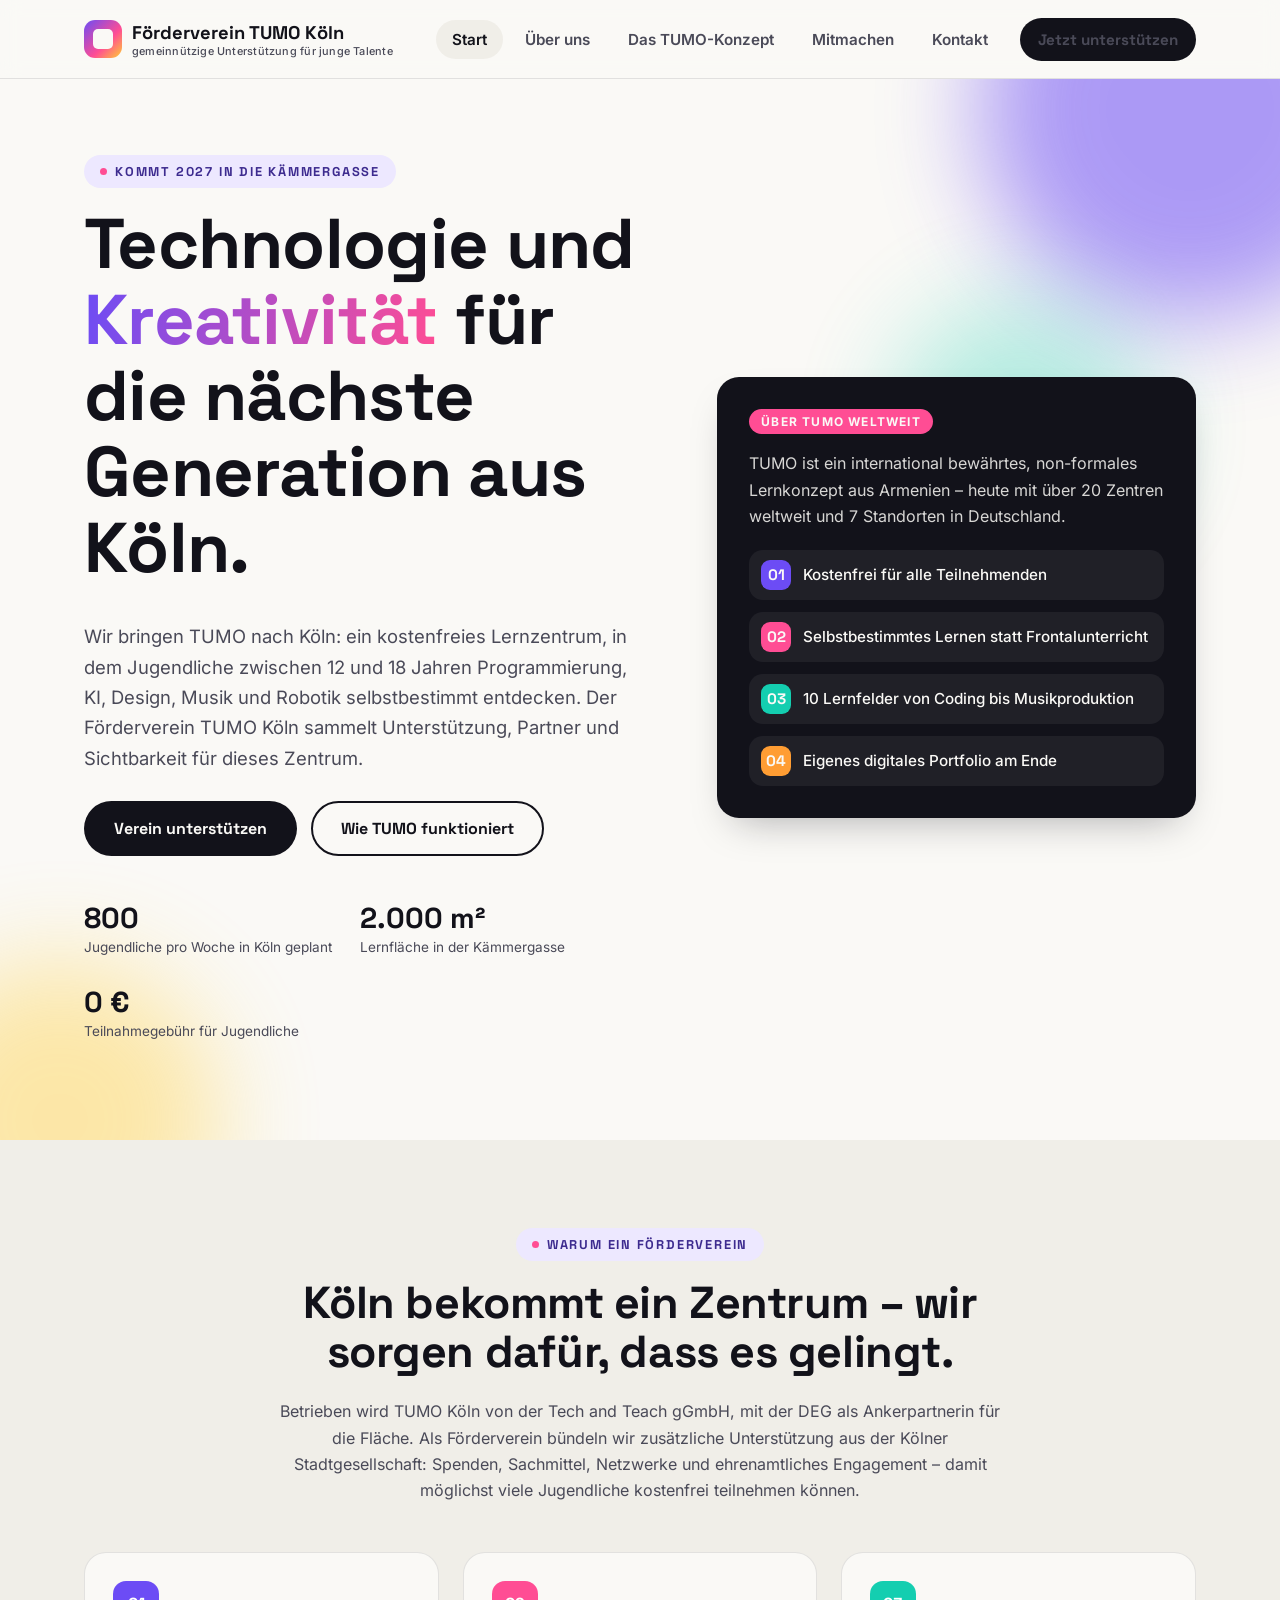
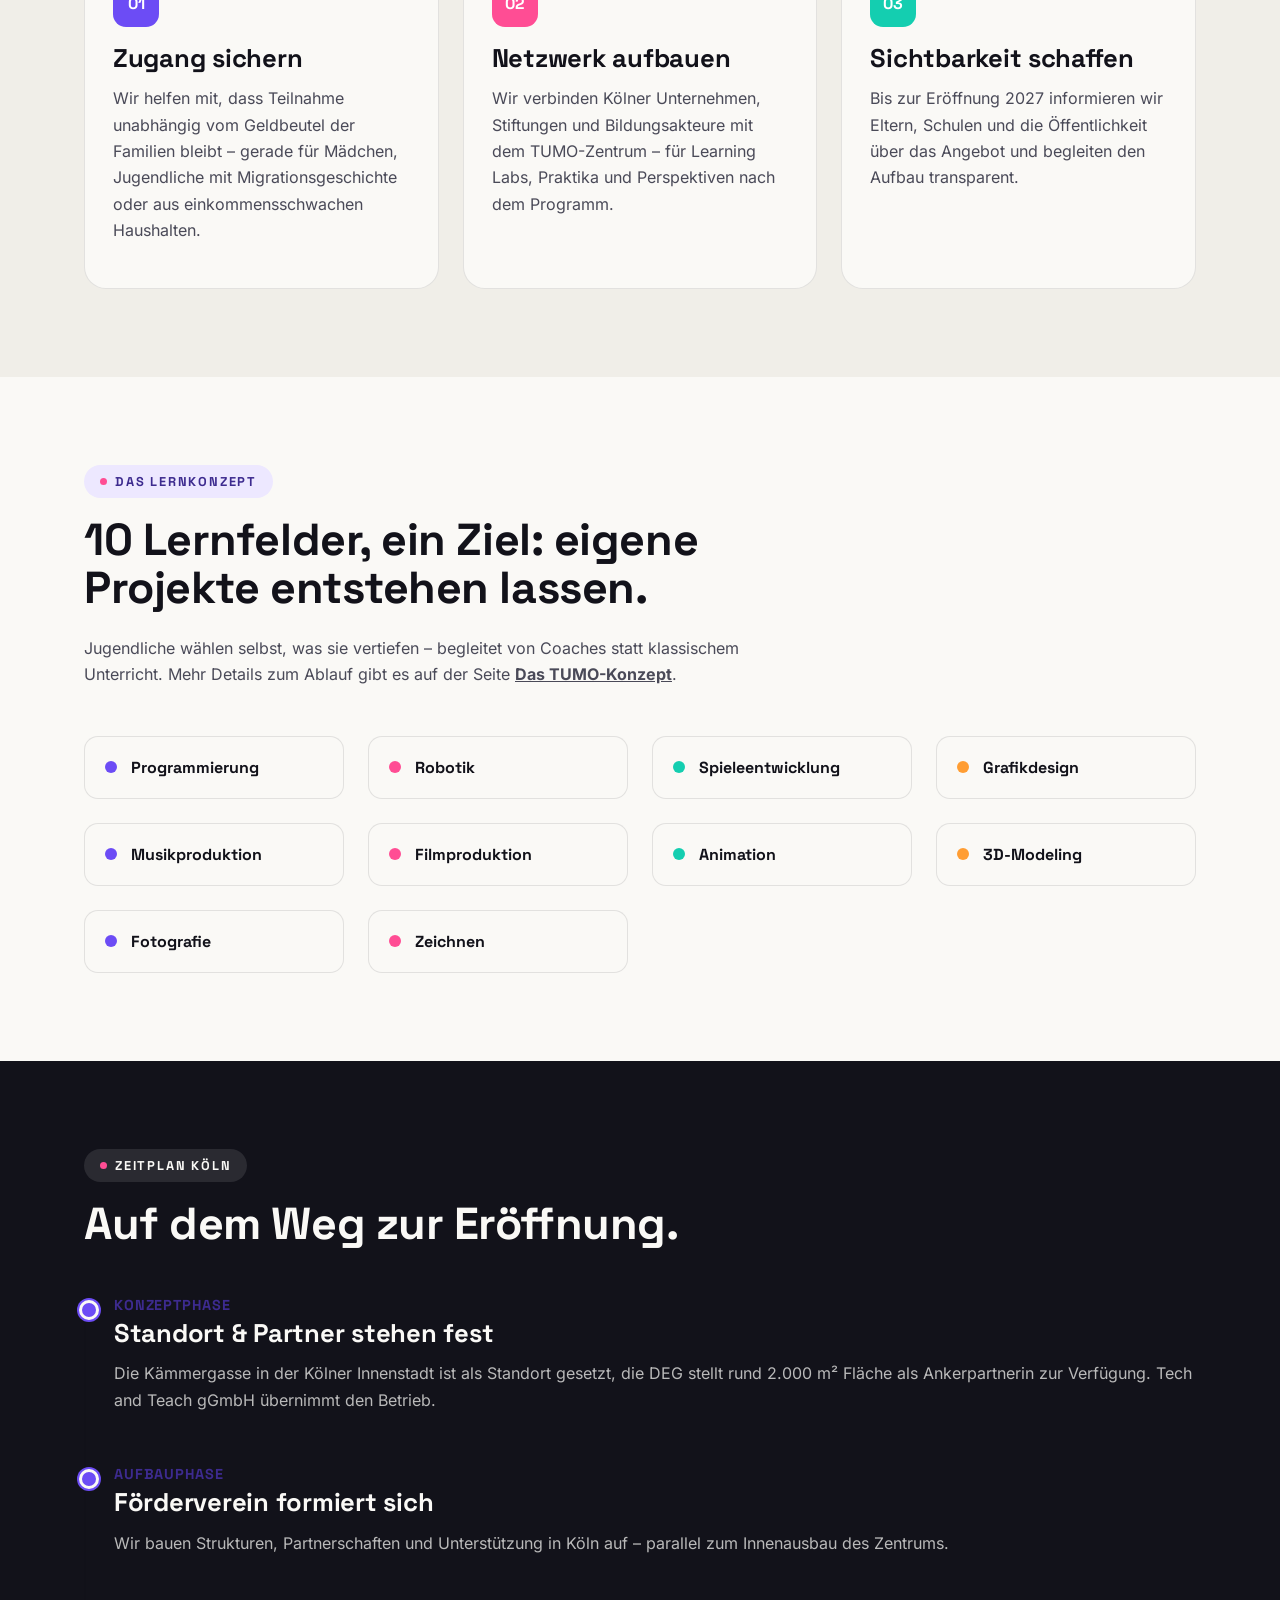
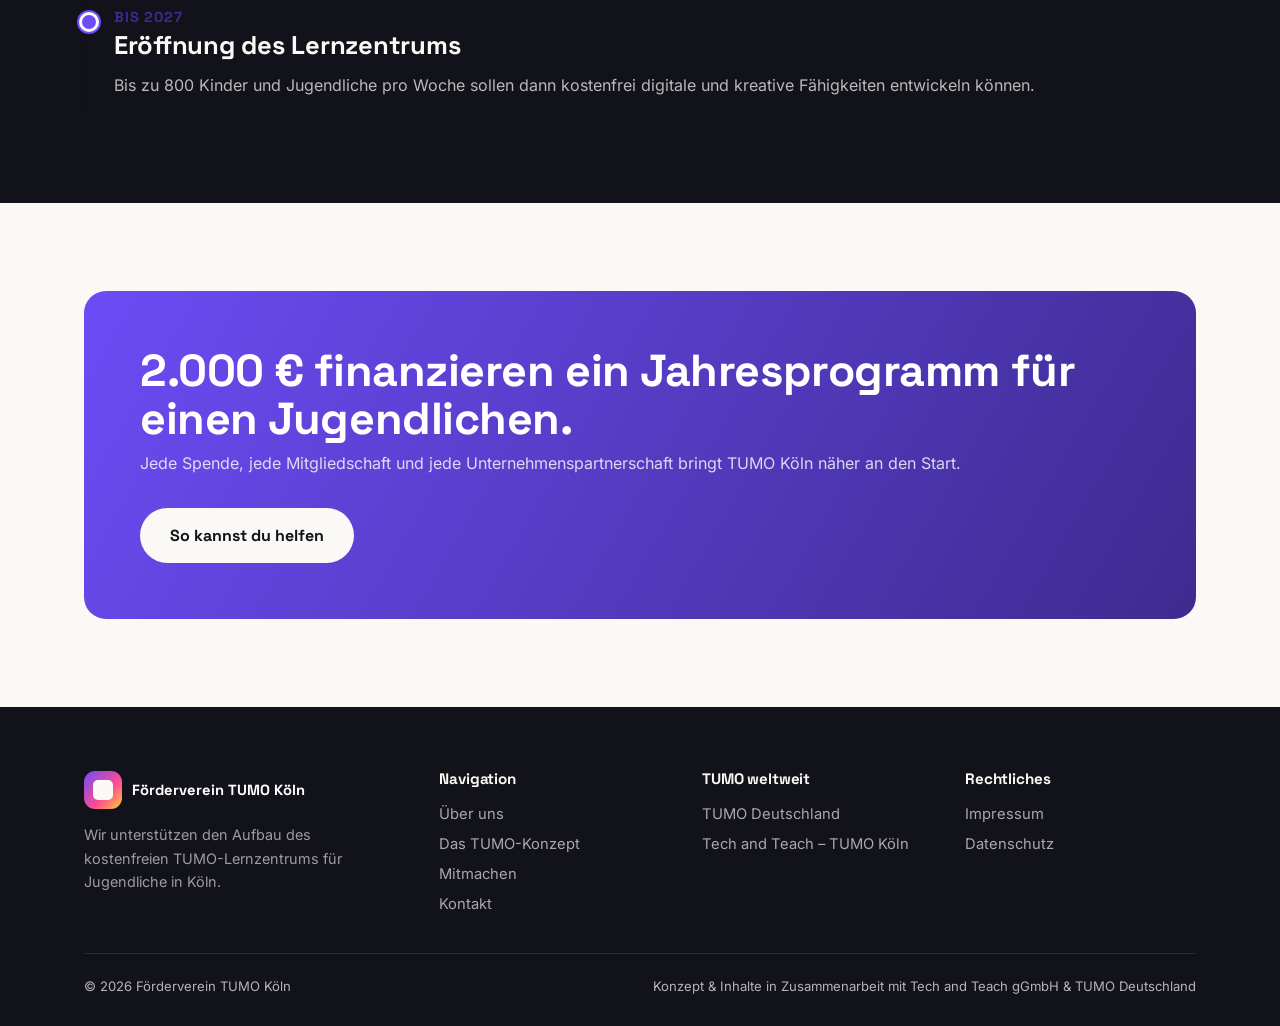
<file: index.html>
<!doctype html>
<html lang="de">
<head>
<meta charset="UTF-8">
<meta name="viewport" content="width=device-width, initial-scale=1">
<title>Förderverein TUMO Köln – Technologie &amp; Kreativität für Jugendliche</title>
<meta name="description" content="Der Förderverein TUMO Köln unterstützt den Aufbau des kostenfreien TUMO-Lernzentrums für Jugendliche in Köln – Programmierung, KI, Design, Musik &amp; mehr.">
<link rel="stylesheet" href="css/style.css">
</head>
<body>

<header class="site-header">
  <div class="container">
    <a href="index.html" class="brand">
      <span class="brand-mark" aria-hidden="true"></span>
      <span>Förderverein TUMO Köln<small>gemeinnützige Unterstützung für junge Talente</small></span>
    </a>
    <nav class="main-nav" id="main-nav">
      <a href="index.html" aria-current="page">Start</a>
      <a href="ueber-uns.html">Über uns</a>
      <a href="angebot.html">Das TUMO-Konzept</a>
      <a href="mitmachen.html">Mitmachen</a>
      <a href="kontakt.html">Kontakt</a>
      <div class="nav-cta">
        <a href="mitmachen.html#spenden" class="btn btn-primary">Jetzt unterstützen</a>
      </div>
    </nav>
    <button class="nav-toggle" aria-label="Menü öffnen" aria-expanded="false">
      <span></span><span></span><span></span>
    </button>
  </div>
</header>

<main>

  <section class="hero">
    <div class="hero-blob b1"></div>
    <div class="hero-blob b2"></div>
    <div class="hero-blob b3"></div>
    <div class="container hero-inner">
      <div>
        <span class="eyebrow">Kommt 2027 in die Kämmergasse</span>
        <h1>Technologie und <span>Kreativität</span> für die nächste Generation aus Köln.</h1>
        <p class="hero-lead">
          Wir bringen TUMO nach Köln: ein kostenfreies Lernzentrum, in dem Jugendliche zwischen 12 und 18 Jahren
          Programmierung, KI, Design, Musik und Robotik selbstbestimmt entdecken. Der Förderverein TUMO Köln
          sammelt Unterstützung, Partner und Sichtbarkeit für dieses Zentrum.
        </p>
        <div class="hero-actions">
          <a href="mitmachen.html#spenden" class="btn btn-primary">Verein unterstützen</a>
          <a href="angebot.html" class="btn btn-secondary">Wie TUMO funktioniert</a>
        </div>
        <div class="hero-stats">
          <div class="hero-stat"><strong>800</strong><span>Jugendliche pro Woche in Köln geplant</span></div>
          <div class="hero-stat"><strong>2.000 m²</strong><span>Lernfläche in der Kämmergasse</span></div>
          <div class="hero-stat"><strong>0 €</strong><span>Teilnahmegebühr für Jugendliche</span></div>
        </div>
      </div>
      <div class="hero-card">
        <span class="tag">Über TUMO weltweit</span>
        <p style="color:rgba(250,249,246,0.85)">TUMO ist ein international bewährtes, non-formales Lernkonzept aus Armenien – heute mit über 20 Zentren weltweit und 7 Standorten in Deutschland.</p>
        <ul>
          <li><em style="background:var(--purple)">01</em> Kostenfrei für alle Teilnehmenden</li>
          <li><em style="background:var(--pink)">02</em> Selbstbestimmtes Lernen statt Frontalunterricht</li>
          <li><em style="background:var(--teal)">03</em> 10 Lernfelder von Coding bis Musikproduktion</li>
          <li><em style="background:#ff9d33">04</em> Eigenes digitales Portfolio am Ende</li>
        </ul>
      </div>
    </div>
  </section>

  <section class="section-alt">
    <div class="container">
      <div class="section-head center">
        <span class="eyebrow">Warum ein Förderverein</span>
        <h2>Köln bekommt ein Zentrum – wir sorgen dafür, dass es gelingt.</h2>
        <p>Betrieben wird TUMO Köln von der Tech and Teach gGmbH, mit der DEG als Ankerpartnerin für die Fläche.
          Als Förderverein bündeln wir zusätzliche Unterstützung aus der Kölner Stadtgesellschaft: Spenden,
          Sachmittel, Netzwerke und ehrenamtliches Engagement – damit möglichst viele Jugendliche kostenfrei
          teilnehmen können.</p>
      </div>
      <div class="grid grid-3">
        <div class="card">
          <div class="icon swatch-1">01</div>
          <h3>Zugang sichern</h3>
          <p>Wir helfen mit, dass Teilnahme unabhängig vom Geldbeutel der Familien bleibt – gerade für Mädchen,
            Jugendliche mit Migrationsgeschichte oder aus einkommensschwachen Haushalten.</p>
        </div>
        <div class="card">
          <div class="icon swatch-2">02</div>
          <h3>Netzwerk aufbauen</h3>
          <p>Wir verbinden Kölner Unternehmen, Stiftungen und Bildungsakteure mit dem TUMO-Zentrum – für
            Learning Labs, Praktika und Perspektiven nach dem Programm.</p>
        </div>
        <div class="card">
          <div class="icon swatch-3">03</div>
          <h3>Sichtbarkeit schaffen</h3>
          <p>Bis zur Eröffnung 2027 informieren wir Eltern, Schulen und die Öffentlichkeit über das Angebot
            und begleiten den Aufbau transparent.</p>
        </div>
      </div>
    </div>
  </section>

  <section>
    <div class="container">
      <div class="section-head">
        <span class="eyebrow">Das Lernkonzept</span>
        <h2>10 Lernfelder, ein Ziel: eigene Projekte entstehen lassen.</h2>
        <p>Jugendliche wählen selbst, was sie vertiefen – begleitet von Coaches statt klassischem Unterricht.
          Mehr Details zum Ablauf gibt es auf der Seite <a href="angebot.html"><strong>Das TUMO-Konzept</strong></a>.</p>
      </div>
      <div class="grid grid-4">
        <div class="field-card"><span class="dot" style="background:var(--purple)"></span>Programmierung</div>
        <div class="field-card"><span class="dot" style="background:var(--pink)"></span>Robotik</div>
        <div class="field-card"><span class="dot" style="background:var(--teal)"></span>Spieleentwicklung</div>
        <div class="field-card"><span class="dot" style="background:#ff9d33"></span>Grafikdesign</div>
        <div class="field-card"><span class="dot" style="background:var(--purple)"></span>Musikproduktion</div>
        <div class="field-card"><span class="dot" style="background:var(--pink)"></span>Filmproduktion</div>
        <div class="field-card"><span class="dot" style="background:var(--teal)"></span>Animation</div>
        <div class="field-card"><span class="dot" style="background:#ff9d33"></span>3D-Modeling</div>
        <div class="field-card"><span class="dot" style="background:var(--purple)"></span>Fotografie</div>
        <div class="field-card"><span class="dot" style="background:var(--pink)"></span>Zeichnen</div>
      </div>
    </div>
  </section>

  <section class="section-dark">
    <div class="container">
      <div class="section-head">
        <span class="eyebrow">Zeitplan Köln</span>
        <h2>Auf dem Weg zur Eröffnung.</h2>
      </div>
      <div class="timeline">
        <div class="timeline-item">
          <span class="when">Konzeptphase</span>
          <h3>Standort &amp; Partner stehen fest</h3>
          <p>Die Kämmergasse in der Kölner Innenstadt ist als Standort gesetzt, die DEG stellt rund 2.000 m²
            Fläche als Ankerpartnerin zur Verfügung. Tech and Teach gGmbH übernimmt den Betrieb.</p>
        </div>
        <div class="timeline-item">
          <span class="when">Aufbauphase</span>
          <h3>Förderverein formiert sich</h3>
          <p>Wir bauen Strukturen, Partnerschaften und Unterstützung in Köln auf – parallel zum Innenausbau
            des Zentrums.</p>
        </div>
        <div class="timeline-item">
          <span class="when">Bis 2027</span>
          <h3>Eröffnung des Lernzentrums</h3>
          <p>Bis zu 800 Kinder und Jugendliche pro Woche sollen dann kostenfrei digitale und kreative
            Fähigkeiten entwickeln können.</p>
        </div>
      </div>
    </div>
  </section>

  <section>
    <div class="container">
      <div class="cta-banner">
        <div>
          <h2>2.000 € finanzieren ein Jahresprogramm für einen Jugendlichen.</h2>
          <p>Jede Spende, jede Mitgliedschaft und jede Unternehmenspartnerschaft bringt TUMO Köln näher an den Start.</p>
        </div>
        <a href="mitmachen.html" class="btn btn-light">So kannst du helfen</a>
      </div>
    </div>
  </section>

</main>

<footer class="site-footer">
  <div class="container">
    <div class="footer-grid">
      <div>
        <a href="index.html" class="brand" style="color:#fff;margin-bottom:14px;">
          <span class="brand-mark" aria-hidden="true"></span>
          <span>Förderverein TUMO Köln</span>
        </a>
        <p style="color:rgba(250,249,246,0.6);font-size:0.9rem;max-width:32ch;">
          Wir unterstützen den Aufbau des kostenfreien TUMO-Lernzentrums für Jugendliche in Köln.
        </p>
      </div>
      <div>
        <h4>Navigation</h4>
        <ul>
          <li><a href="ueber-uns.html">Über uns</a></li>
          <li><a href="angebot.html">Das TUMO-Konzept</a></li>
          <li><a href="mitmachen.html">Mitmachen</a></li>
          <li><a href="kontakt.html">Kontakt</a></li>
        </ul>
      </div>
      <div>
        <h4>TUMO weltweit</h4>
        <ul>
          <li><a href="https://tumo.de/" target="_blank" rel="noopener">TUMO Deutschland</a></li>
          <li><a href="https://www.techandteach.de/tumo-koeln" target="_blank" rel="noopener">Tech and Teach – TUMO Köln</a></li>
        </ul>
      </div>
      <div>
        <h4>Rechtliches</h4>
        <ul>
          <li><a href="impressum.html">Impressum</a></li>
          <li><a href="datenschutz.html">Datenschutz</a></li>
        </ul>
      </div>
    </div>
    <div class="footer-bottom">
      <span>© <span data-year></span> Förderverein TUMO Köln</span>
      <span>Konzept &amp; Inhalte in Zusammenarbeit mit Tech and Teach gGmbH &amp; TUMO Deutschland</span>
    </div>
  </div>
</footer>

<script src="js/main.js"></script>
</body>
</html>
</file>
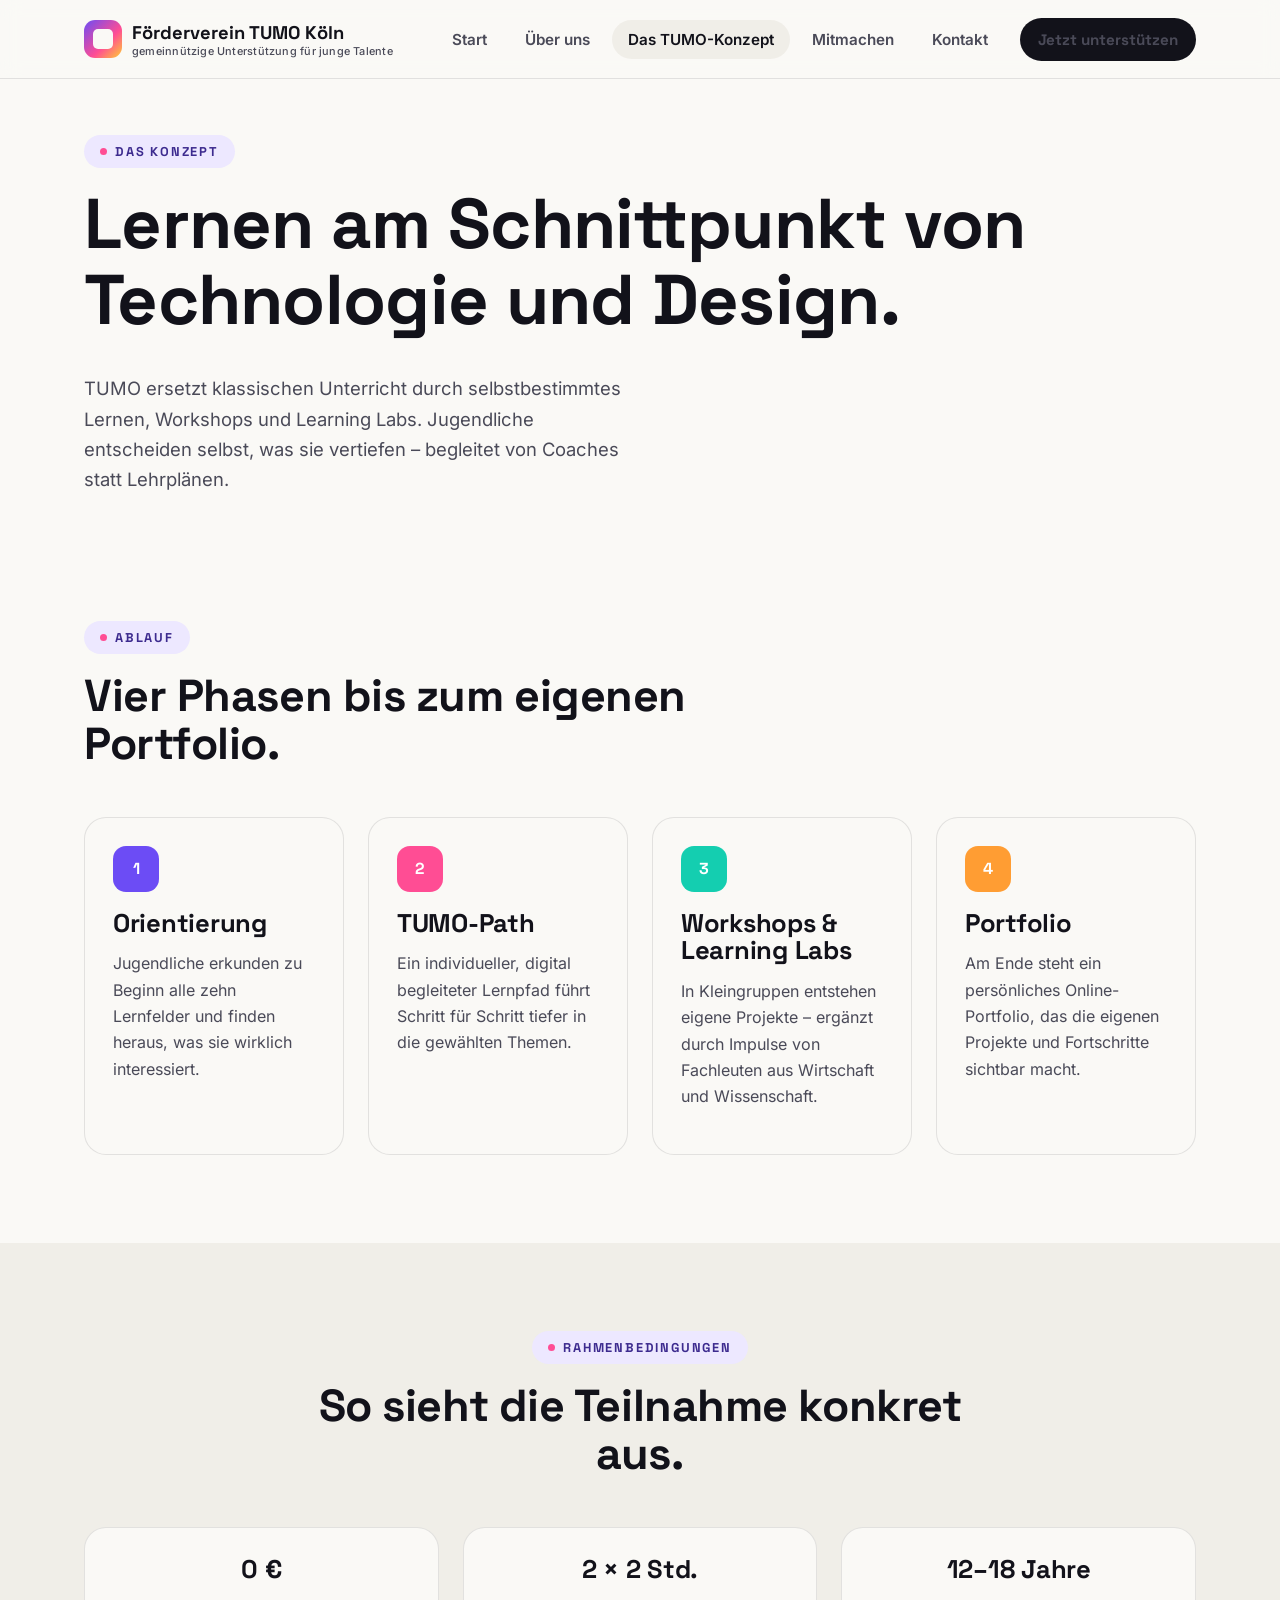
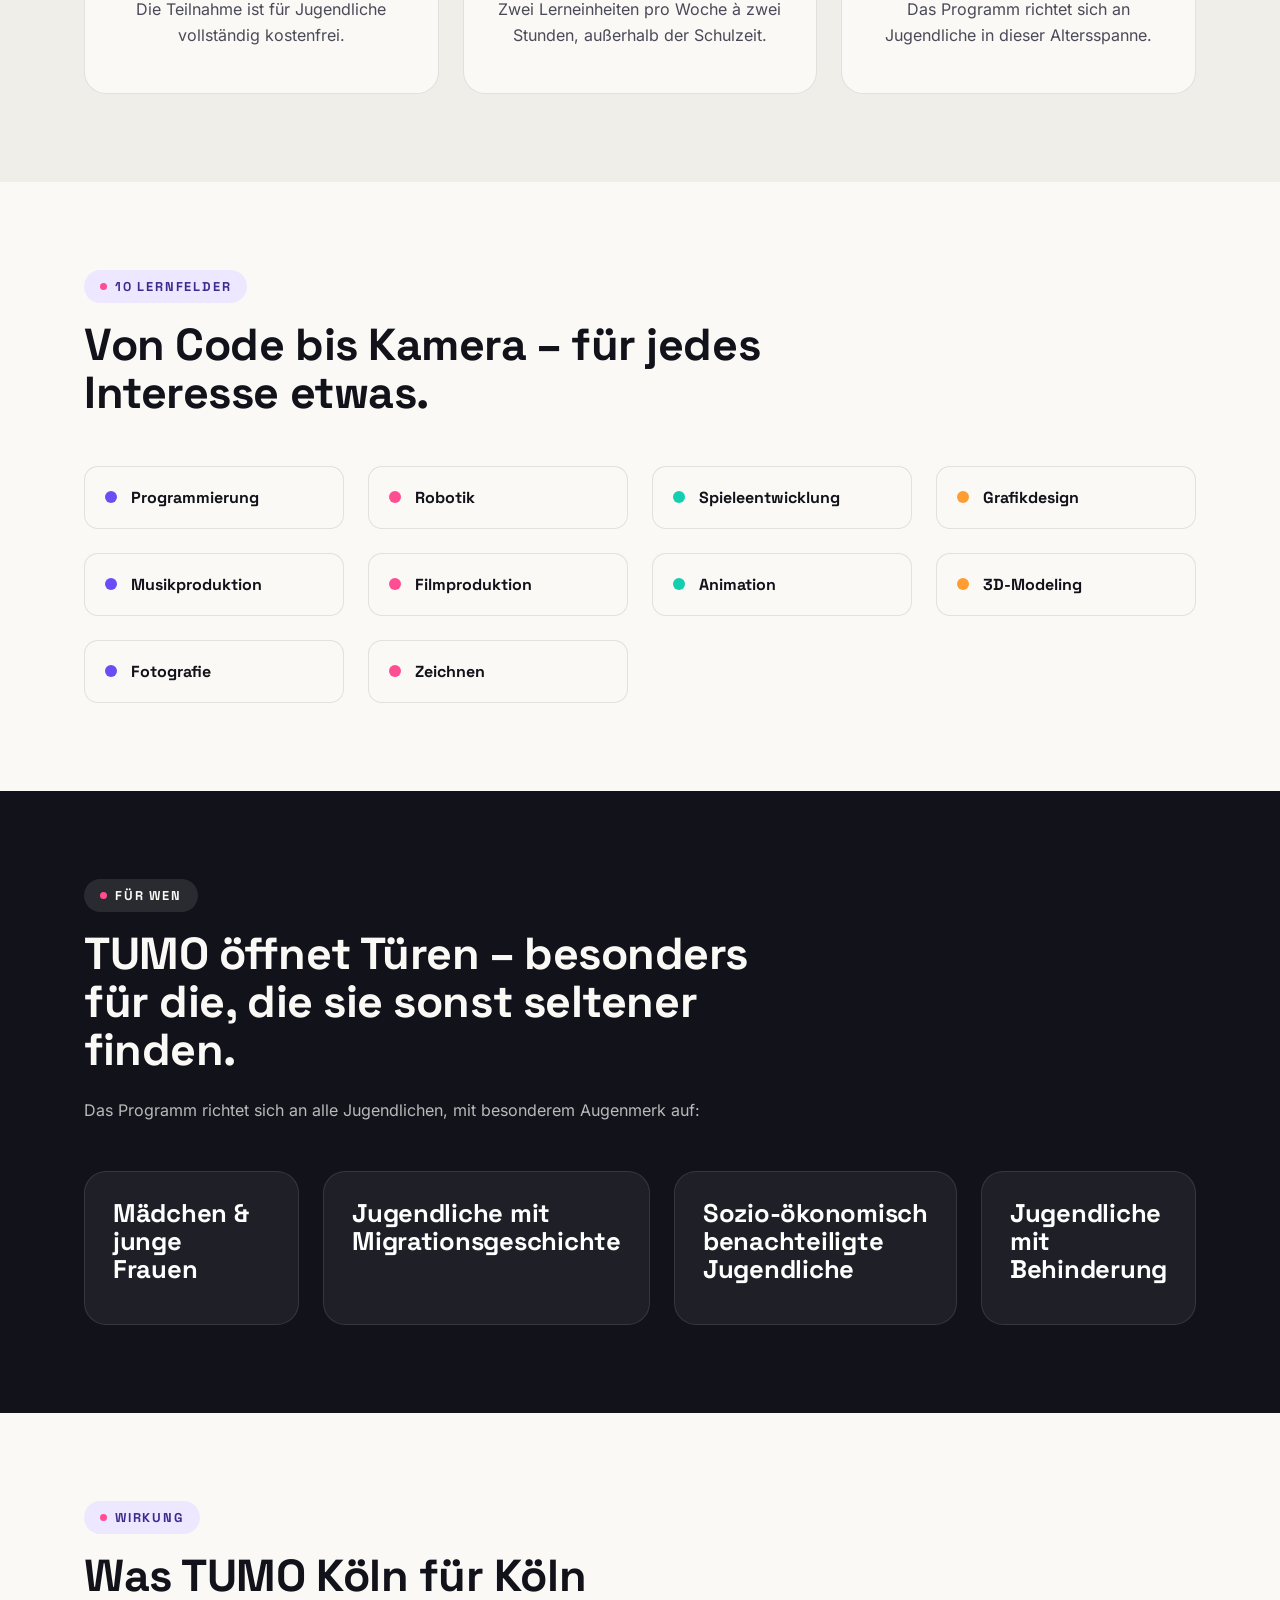
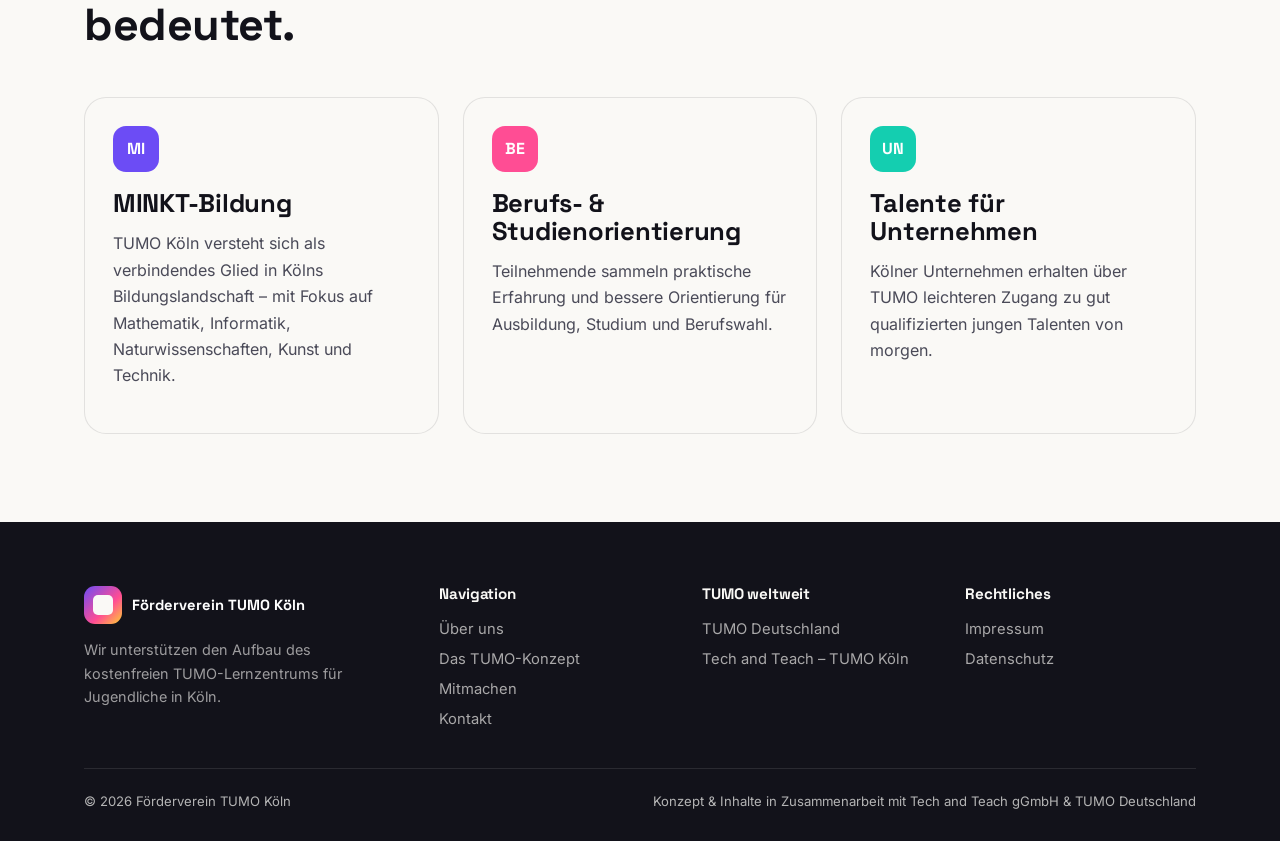
<file: angebot.html>
<!doctype html>
<html lang="de">
<head>
<meta charset="UTF-8">
<meta name="viewport" content="width=device-width, initial-scale=1">
<title>Das TUMO-Konzept – Förderverein TUMO Köln</title>
<meta name="description" content="So funktioniert TUMO: Orientierungsphase, individueller Lernpfad, Workshops, Learning Labs und Portfolio – kostenfrei für Jugendliche von 12 bis 18.">
<link rel="stylesheet" href="css/style.css">
</head>
<body>

<header class="site-header">
  <div class="container">
    <a href="index.html" class="brand">
      <span class="brand-mark" aria-hidden="true"></span>
      <span>Förderverein TUMO Köln<small>gemeinnützige Unterstützung für junge Talente</small></span>
    </a>
    <nav class="main-nav" id="main-nav">
      <a href="index.html">Start</a>
      <a href="ueber-uns.html">Über uns</a>
      <a href="angebot.html" aria-current="page">Das TUMO-Konzept</a>
      <a href="mitmachen.html">Mitmachen</a>
      <a href="kontakt.html">Kontakt</a>
      <div class="nav-cta">
        <a href="mitmachen.html#spenden" class="btn btn-primary">Jetzt unterstützen</a>
      </div>
    </nav>
    <button class="nav-toggle" aria-label="Menü öffnen" aria-expanded="false">
      <span></span><span></span><span></span>
    </button>
  </div>
</header>

<main>

  <section class="page-hero">
    <div class="container">
      <span class="eyebrow">Das Konzept</span>
      <h1>Lernen am Schnittpunkt von Technologie und Design.</h1>
      <p class="hero-lead">TUMO ersetzt klassischen Unterricht durch selbstbestimmtes Lernen, Workshops und
        Learning Labs. Jugendliche entscheiden selbst, was sie vertiefen – begleitet von Coaches statt
        Lehrplänen.</p>
    </div>
  </section>

  <section>
    <div class="container">
      <div class="section-head">
        <span class="eyebrow">Ablauf</span>
        <h2>Vier Phasen bis zum eigenen Portfolio.</h2>
      </div>
      <div class="grid grid-4">
        <div class="card">
          <div class="icon swatch-1">1</div>
          <h3>Orientierung</h3>
          <p>Jugendliche erkunden zu Beginn alle zehn Lernfelder und finden heraus, was sie wirklich
            interessiert.</p>
        </div>
        <div class="card">
          <div class="icon swatch-2">2</div>
          <h3>TUMO-Path</h3>
          <p>Ein individueller, digital begleiteter Lernpfad führt Schritt für Schritt tiefer in die
            gewählten Themen.</p>
        </div>
        <div class="card">
          <div class="icon swatch-3">3</div>
          <h3>Workshops &amp; Learning Labs</h3>
          <p>In Kleingruppen entstehen eigene Projekte – ergänzt durch Impulse von Fachleuten aus Wirtschaft
            und Wissenschaft.</p>
        </div>
        <div class="card">
          <div class="icon swatch-4">4</div>
          <h3>Portfolio</h3>
          <p>Am Ende steht ein persönliches Online-Portfolio, das die eigenen Projekte und Fortschritte
            sichtbar macht.</p>
        </div>
      </div>
    </div>
  </section>

  <section class="section-alt">
    <div class="container">
      <div class="section-head center">
        <span class="eyebrow">Rahmenbedingungen</span>
        <h2>So sieht die Teilnahme konkret aus.</h2>
      </div>
      <div class="grid grid-3">
        <div class="card text-center">
          <h3>0 €</h3>
          <p>Die Teilnahme ist für Jugendliche vollständig kostenfrei.</p>
        </div>
        <div class="card text-center">
          <h3>2 × 2 Std.</h3>
          <p>Zwei Lerneinheiten pro Woche à zwei Stunden, außerhalb der Schulzeit.</p>
        </div>
        <div class="card text-center">
          <h3>12–18 Jahre</h3>
          <p>Das Programm richtet sich an Jugendliche in dieser Altersspanne.</p>
        </div>
      </div>
    </div>
  </section>

  <section>
    <div class="container">
      <div class="section-head">
        <span class="eyebrow">10 Lernfelder</span>
        <h2>Von Code bis Kamera – für jedes Interesse etwas.</h2>
      </div>
      <div class="grid grid-4">
        <div class="field-card"><span class="dot" style="background:var(--purple)"></span>Programmierung</div>
        <div class="field-card"><span class="dot" style="background:var(--pink)"></span>Robotik</div>
        <div class="field-card"><span class="dot" style="background:var(--teal)"></span>Spieleentwicklung</div>
        <div class="field-card"><span class="dot" style="background:#ff9d33"></span>Grafikdesign</div>
        <div class="field-card"><span class="dot" style="background:var(--purple)"></span>Musikproduktion</div>
        <div class="field-card"><span class="dot" style="background:var(--pink)"></span>Filmproduktion</div>
        <div class="field-card"><span class="dot" style="background:var(--teal)"></span>Animation</div>
        <div class="field-card"><span class="dot" style="background:#ff9d33"></span>3D-Modeling</div>
        <div class="field-card"><span class="dot" style="background:var(--purple)"></span>Fotografie</div>
        <div class="field-card"><span class="dot" style="background:var(--pink)"></span>Zeichnen</div>
      </div>
    </div>
  </section>

  <section class="section-dark">
    <div class="container">
      <div class="section-head">
        <span class="eyebrow">Für wen</span>
        <h2>TUMO öffnet Türen – besonders für die, die sie sonst seltener finden.</h2>
        <p>Das Programm richtet sich an alle Jugendlichen, mit besonderem Augenmerk auf:</p>
      </div>
      <div class="grid grid-4">
        <div class="card" style="background:rgba(255,255,255,0.06);border-color:rgba(255,255,255,0.1);">
          <h3 style="color:#fff;">Mädchen &amp; junge Frauen</h3>
        </div>
        <div class="card" style="background:rgba(255,255,255,0.06);border-color:rgba(255,255,255,0.1);">
          <h3 style="color:#fff;">Jugendliche mit Migrationsgeschichte</h3>
        </div>
        <div class="card" style="background:rgba(255,255,255,0.06);border-color:rgba(255,255,255,0.1);">
          <h3 style="color:#fff;">Sozio-ökonomisch benachteiligte Jugendliche</h3>
        </div>
        <div class="card" style="background:rgba(255,255,255,0.06);border-color:rgba(255,255,255,0.1);">
          <h3 style="color:#fff;">Jugendliche mit Behinderung</h3>
        </div>
      </div>
    </div>
  </section>

  <section>
    <div class="container">
      <div class="section-head">
        <span class="eyebrow">Wirkung</span>
        <h2>Was TUMO Köln für Köln bedeutet.</h2>
      </div>
      <div class="grid grid-3">
        <div class="card">
          <div class="icon swatch-1">MI</div>
          <h3>MINKT-Bildung</h3>
          <p>TUMO Köln versteht sich als verbindendes Glied in Kölns Bildungslandschaft – mit Fokus auf
            Mathematik, Informatik, Naturwissenschaften, Kunst und Technik.</p>
        </div>
        <div class="card">
          <div class="icon swatch-2">BE</div>
          <h3>Berufs- &amp; Studienorientierung</h3>
          <p>Teilnehmende sammeln praktische Erfahrung und bessere Orientierung für Ausbildung, Studium und
            Berufswahl.</p>
        </div>
        <div class="card">
          <div class="icon swatch-3">UN</div>
          <h3>Talente für Unternehmen</h3>
          <p>Kölner Unternehmen erhalten über TUMO leichteren Zugang zu gut qualifizierten jungen Talenten
            von morgen.</p>
        </div>
      </div>
    </div>
  </section>

</main>

<footer class="site-footer">
  <div class="container">
    <div class="footer-grid">
      <div>
        <a href="index.html" class="brand" style="color:#fff;margin-bottom:14px;">
          <span class="brand-mark" aria-hidden="true"></span>
          <span>Förderverein TUMO Köln</span>
        </a>
        <p style="color:rgba(250,249,246,0.6);font-size:0.9rem;max-width:32ch;">
          Wir unterstützen den Aufbau des kostenfreien TUMO-Lernzentrums für Jugendliche in Köln.
        </p>
      </div>
      <div>
        <h4>Navigation</h4>
        <ul>
          <li><a href="ueber-uns.html">Über uns</a></li>
          <li><a href="angebot.html">Das TUMO-Konzept</a></li>
          <li><a href="mitmachen.html">Mitmachen</a></li>
          <li><a href="kontakt.html">Kontakt</a></li>
        </ul>
      </div>
      <div>
        <h4>TUMO weltweit</h4>
        <ul>
          <li><a href="https://tumo.de/" target="_blank" rel="noopener">TUMO Deutschland</a></li>
          <li><a href="https://www.techandteach.de/tumo-koeln" target="_blank" rel="noopener">Tech and Teach – TUMO Köln</a></li>
        </ul>
      </div>
      <div>
        <h4>Rechtliches</h4>
        <ul>
          <li><a href="impressum.html">Impressum</a></li>
          <li><a href="datenschutz.html">Datenschutz</a></li>
        </ul>
      </div>
    </div>
    <div class="footer-bottom">
      <span>© <span data-year></span> Förderverein TUMO Köln</span>
      <span>Konzept &amp; Inhalte in Zusammenarbeit mit Tech and Teach gGmbH &amp; TUMO Deutschland</span>
    </div>
  </div>
</footer>

<script src="js/main.js"></script>
</body>
</html>
</file>
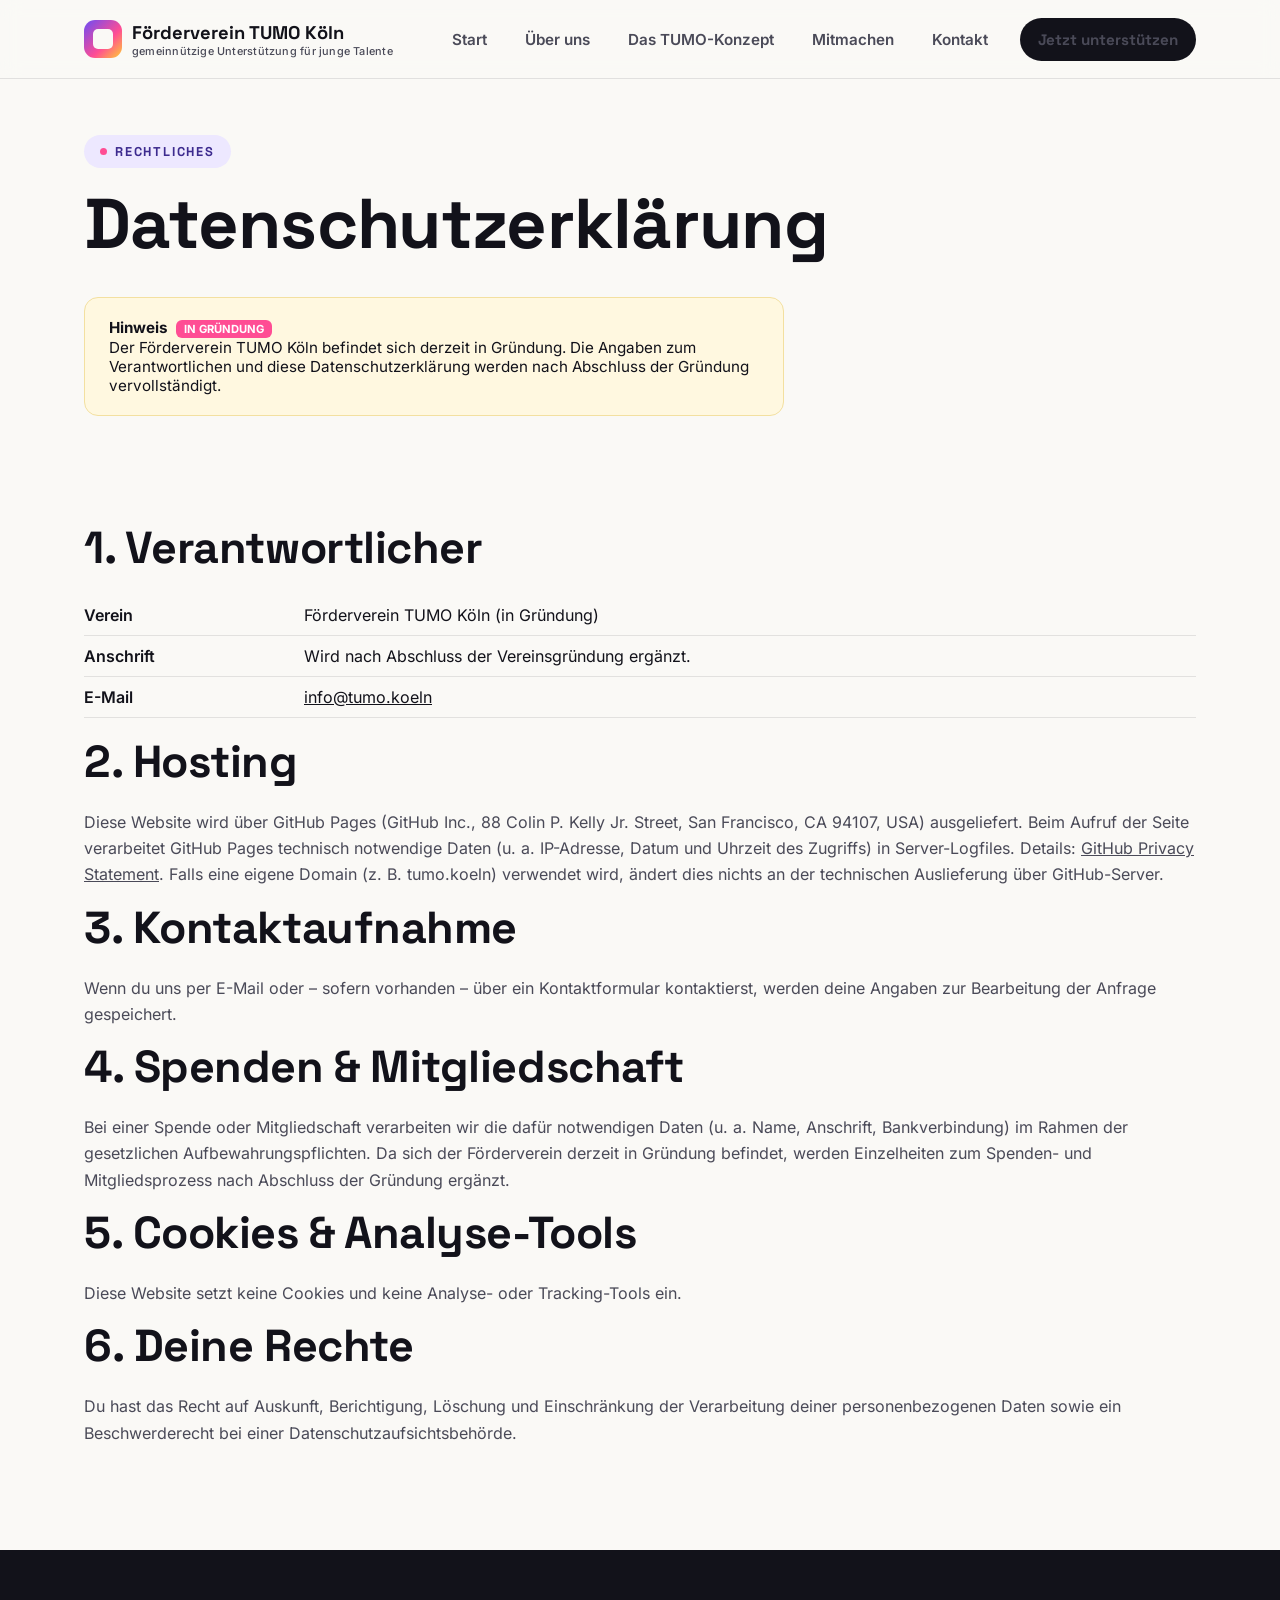
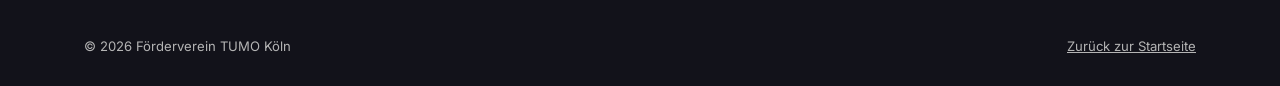
<file: datenschutz.html>
<!doctype html>
<html lang="de">
<head>
<meta charset="UTF-8">
<meta name="viewport" content="width=device-width, initial-scale=1">
<title>Datenschutz – Förderverein TUMO Köln</title>
<meta name="robots" content="noindex">
<link rel="stylesheet" href="css/style.css">
</head>
<body>

<header class="site-header">
  <div class="container">
    <a href="index.html" class="brand">
      <span class="brand-mark" aria-hidden="true"></span>
      <span>Förderverein TUMO Köln<small>gemeinnützige Unterstützung für junge Talente</small></span>
    </a>
    <nav class="main-nav" id="main-nav">
      <a href="index.html">Start</a>
      <a href="ueber-uns.html">Über uns</a>
      <a href="angebot.html">Das TUMO-Konzept</a>
      <a href="mitmachen.html">Mitmachen</a>
      <a href="kontakt.html">Kontakt</a>
      <div class="nav-cta">
        <a href="mitmachen.html#spenden" class="btn btn-primary">Jetzt unterstützen</a>
      </div>
    </nav>
    <button class="nav-toggle" aria-label="Menü öffnen" aria-expanded="false">
      <span></span><span></span><span></span>
    </button>
  </div>
</header>

<main>
  <section class="page-hero">
    <div class="container">
      <span class="eyebrow">Rechtliches</span>
      <h1>Datenschutzerklärung</h1>
      <div class="callout" style="max-width:70ch;">
        <strong>Hinweis</strong><span class="todo-flag">In Gründung</span><br>
        Der Förderverein TUMO Köln befindet sich derzeit in Gründung. Die Angaben zum Verantwortlichen
        und diese Datenschutzerklärung werden nach Abschluss der Gründung vervollständigt.
      </div>
    </div>
  </section>

  <section>
    <div class="container">
      <h2>1. Verantwortlicher</h2>
      <table class="legal">
        <tr><td>Verein</td><td>Förderverein TUMO Köln (in Gründung)</td></tr>
        <tr><td>Anschrift</td><td>Wird nach Abschluss der Vereinsgründung ergänzt.</td></tr>
        <tr><td>E-Mail</td><td><a href="mailto:info@tumo.koeln">info@tumo.koeln</a></td></tr>
      </table>

      <h2>2. Hosting</h2>
      <p>Diese Website wird über GitHub Pages (GitHub Inc., 88 Colin P. Kelly Jr. Street, San Francisco,
        CA 94107, USA) ausgeliefert. Beim Aufruf der Seite verarbeitet GitHub Pages technisch notwendige
        Daten (u. a. IP-Adresse, Datum und Uhrzeit des Zugriffs) in Server-Logfiles. Details:
        <a href="https://docs.github.com/site-policy/privacy-policies/github-general-privacy-statement" target="_blank" rel="noopener">GitHub Privacy Statement</a>.
        Falls eine eigene Domain (z. B. tumo.koeln) verwendet wird, ändert dies nichts an der technischen
        Auslieferung über GitHub-Server.</p>

      <h2>3. Kontaktaufnahme</h2>
      <p>Wenn du uns per E-Mail oder – sofern vorhanden – über ein Kontaktformular kontaktierst, werden
        deine Angaben zur Bearbeitung der Anfrage gespeichert.</p>

      <h2>4. Spenden &amp; Mitgliedschaft</h2>
      <p>Bei einer Spende oder Mitgliedschaft verarbeiten wir die dafür notwendigen Daten (u. a. Name,
        Anschrift, Bankverbindung) im Rahmen der gesetzlichen Aufbewahrungspflichten. Da sich der Förderverein derzeit in Gründung befindet, werden Einzelheiten zum Spenden- und
        Mitgliedsprozess nach Abschluss der Gründung ergänzt.</p>

      <h2>5. Cookies &amp; Analyse-Tools</h2>
      <p>Diese Website setzt keine Cookies und keine Analyse- oder Tracking-Tools ein.</p>

      <h2>6. Deine Rechte</h2>
      <p>Du hast das Recht auf Auskunft, Berichtigung, Löschung und Einschränkung der Verarbeitung deiner
        personenbezogenen Daten sowie ein Beschwerderecht bei einer Datenschutzaufsichtsbehörde.</p>
    </div>
  </section>
</main>

<footer class="site-footer">
  <div class="container">
    <div class="footer-bottom">
      <span>© <span data-year></span> Förderverein TUMO Köln</span>
      <span><a href="index.html" style="color:inherit;">Zurück zur Startseite</a></span>
    </div>
  </div>
</footer>

<script src="js/main.js"></script>
</body>
</html>
</file>
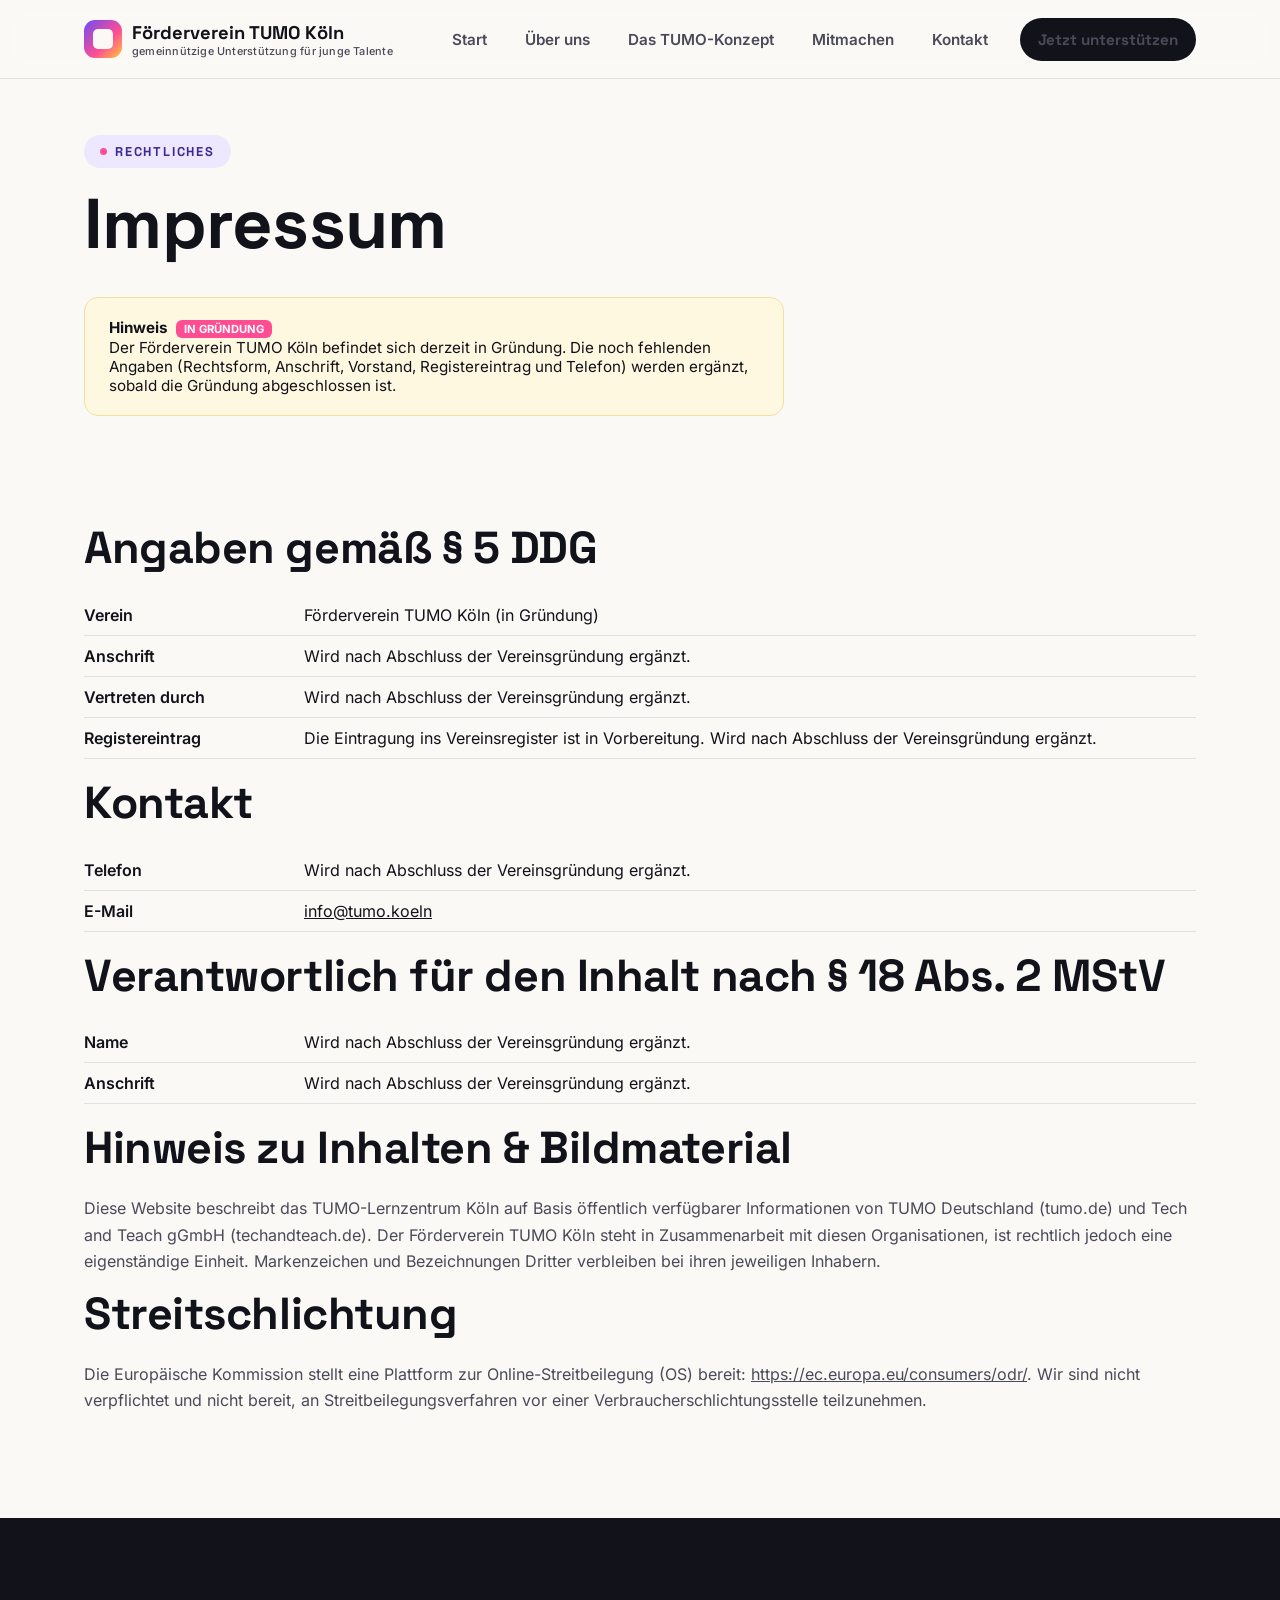
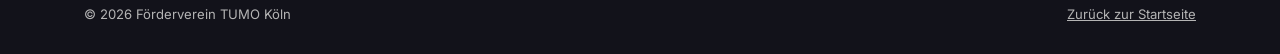
<file: impressum.html>
<!doctype html>
<html lang="de">
<head>
<meta charset="UTF-8">
<meta name="viewport" content="width=device-width, initial-scale=1">
<title>Impressum – Förderverein TUMO Köln</title>
<meta name="robots" content="noindex">
<link rel="stylesheet" href="css/style.css">
</head>
<body>

<header class="site-header">
  <div class="container">
    <a href="index.html" class="brand">
      <span class="brand-mark" aria-hidden="true"></span>
      <span>Förderverein TUMO Köln<small>gemeinnützige Unterstützung für junge Talente</small></span>
    </a>
    <nav class="main-nav" id="main-nav">
      <a href="index.html">Start</a>
      <a href="ueber-uns.html">Über uns</a>
      <a href="angebot.html">Das TUMO-Konzept</a>
      <a href="mitmachen.html">Mitmachen</a>
      <a href="kontakt.html">Kontakt</a>
      <div class="nav-cta">
        <a href="mitmachen.html#spenden" class="btn btn-primary">Jetzt unterstützen</a>
      </div>
    </nav>
    <button class="nav-toggle" aria-label="Menü öffnen" aria-expanded="false">
      <span></span><span></span><span></span>
    </button>
  </div>
</header>

<main>
  <section class="page-hero">
    <div class="container">
      <span class="eyebrow">Rechtliches</span>
      <h1>Impressum</h1>
      <div class="callout" style="max-width:70ch;">
        <strong>Hinweis</strong><span class="todo-flag">In Gründung</span><br>
        Der Förderverein TUMO Köln befindet sich derzeit in Gründung. Die noch fehlenden Angaben
        (Rechtsform, Anschrift, Vorstand, Registereintrag und Telefon) werden ergänzt, sobald die
        Gründung abgeschlossen ist.
      </div>
    </div>
  </section>

  <section>
    <div class="container">
      <h2>Angaben gemäß § 5 DDG</h2>
      <table class="legal">
        <tr><td>Verein</td><td>Förderverein TUMO Köln (in Gründung)</td></tr>
        <tr><td>Anschrift</td><td>Wird nach Abschluss der Vereinsgründung ergänzt.</td></tr>
        <tr><td>Vertreten durch</td><td>Wird nach Abschluss der Vereinsgründung ergänzt.</td></tr>
        <tr><td>Registereintrag</td><td>Die Eintragung ins Vereinsregister ist in Vorbereitung. Wird nach Abschluss der Vereinsgründung ergänzt.</td></tr>
      </table>

      <h2>Kontakt</h2>
      <table class="legal">
        <tr><td>Telefon</td><td>Wird nach Abschluss der Vereinsgründung ergänzt.</td></tr>
        <tr><td>E-Mail</td><td><a href="mailto:info@tumo.koeln">info@tumo.koeln</a></td></tr>
      </table>

      <h2>Verantwortlich für den Inhalt nach § 18 Abs. 2 MStV</h2>
      <table class="legal">
        <tr><td>Name</td><td>Wird nach Abschluss der Vereinsgründung ergänzt.</td></tr>
        <tr><td>Anschrift</td><td>Wird nach Abschluss der Vereinsgründung ergänzt.</td></tr>
      </table>

      <h2>Hinweis zu Inhalten &amp; Bildmaterial</h2>
      <p>Diese Website beschreibt das TUMO-Lernzentrum Köln auf Basis öffentlich verfügbarer Informationen
        von TUMO Deutschland (tumo.de) und Tech and Teach gGmbH (techandteach.de). Der Förderverein TUMO
        Köln steht in Zusammenarbeit mit diesen Organisationen, ist rechtlich jedoch eine eigenständige
        Einheit. Markenzeichen und Bezeichnungen Dritter verbleiben bei ihren jeweiligen Inhabern.</p>

      <h2>Streitschlichtung</h2>
      <p>Die Europäische Kommission stellt eine Plattform zur Online-Streitbeilegung (OS) bereit:
        <a href="https://ec.europa.eu/consumers/odr/" target="_blank" rel="noopener">https://ec.europa.eu/consumers/odr/</a>.
        Wir sind nicht verpflichtet und nicht bereit, an Streitbeilegungsverfahren vor einer
        Verbraucherschlichtungsstelle teilzunehmen.</p>
    </div>
  </section>
</main>

<footer class="site-footer">
  <div class="container">
    <div class="footer-bottom">
      <span>© <span data-year></span> Förderverein TUMO Köln</span>
      <span><a href="index.html" style="color:inherit;">Zurück zur Startseite</a></span>
    </div>
  </div>
</footer>

<script src="js/main.js"></script>
</body>
</html>
</file>
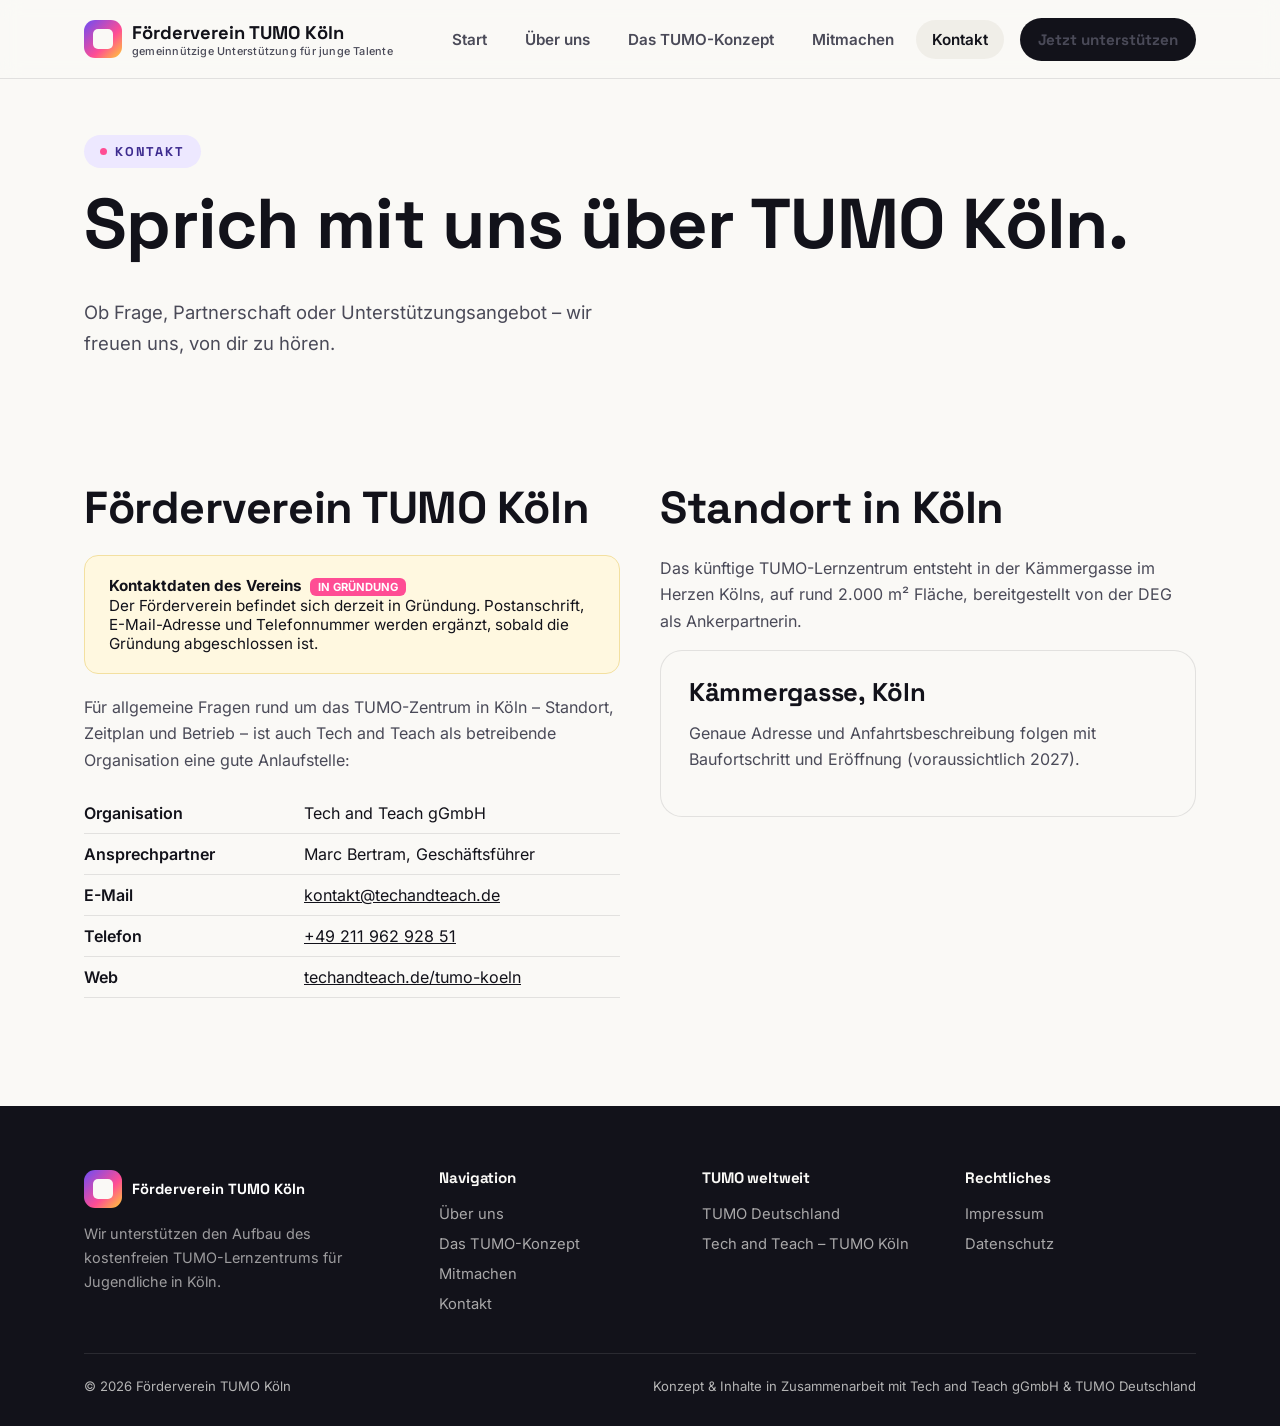
<file: kontakt.html>
<!doctype html>
<html lang="de">
<head>
<meta charset="UTF-8">
<meta name="viewport" content="width=device-width, initial-scale=1">
<title>Kontakt – Förderverein TUMO Köln</title>
<meta name="description" content="Kontaktiere den Förderverein TUMO Köln – für Fragen, Partnerschaften, Spenden oder ehrenamtliches Engagement.">
<link rel="stylesheet" href="css/style.css">
</head>
<body>

<header class="site-header">
  <div class="container">
    <a href="index.html" class="brand">
      <span class="brand-mark" aria-hidden="true"></span>
      <span>Förderverein TUMO Köln<small>gemeinnützige Unterstützung für junge Talente</small></span>
    </a>
    <nav class="main-nav" id="main-nav">
      <a href="index.html">Start</a>
      <a href="ueber-uns.html">Über uns</a>
      <a href="angebot.html">Das TUMO-Konzept</a>
      <a href="mitmachen.html">Mitmachen</a>
      <a href="kontakt.html" aria-current="page">Kontakt</a>
      <div class="nav-cta">
        <a href="mitmachen.html#spenden" class="btn btn-primary">Jetzt unterstützen</a>
      </div>
    </nav>
    <button class="nav-toggle" aria-label="Menü öffnen" aria-expanded="false">
      <span></span><span></span><span></span>
    </button>
  </div>
</header>

<main>

  <section class="page-hero">
    <div class="container">
      <span class="eyebrow">Kontakt</span>
      <h1>Sprich mit uns über TUMO Köln.</h1>
      <p class="hero-lead">Ob Frage, Partnerschaft oder Unterstützungsangebot – wir freuen uns, von dir zu
        hören.</p>
    </div>
  </section>

  <section>
    <div class="container two-col">
      <div>
        <h2>Förderverein TUMO Köln</h2>
        <div class="callout" style="margin-bottom:20px;">
          <strong>Kontaktdaten des Vereins</strong><span class="todo-flag">In Gründung</span><br>
          Der Förderverein befindet sich derzeit in Gründung. Postanschrift, E-Mail-Adresse und Telefonnummer
          werden ergänzt, sobald die Gründung abgeschlossen ist.
        </div>
        <p>Für allgemeine Fragen rund um das TUMO-Zentrum in Köln – Standort, Zeitplan und Betrieb – ist auch
          Tech and Teach als betreibende Organisation eine gute Anlaufstelle:</p>
        <table class="legal">
          <tr><td>Organisation</td><td>Tech and Teach gGmbH</td></tr>
          <tr><td>Ansprechpartner</td><td>Marc Bertram, Geschäftsführer</td></tr>
          <tr><td>E-Mail</td><td><a href="mailto:kontakt@techandteach.de">kontakt@techandteach.de</a></td></tr>
          <tr><td>Telefon</td><td><a href="tel:+4921196292851">+49 211 962 928 51</a></td></tr>
          <tr><td>Web</td><td><a href="https://www.techandteach.de/tumo-koeln" target="_blank" rel="noopener">techandteach.de/tumo-koeln</a></td></tr>
        </table>
      </div>
      <div>
        <h2>Standort in Köln</h2>
        <p>Das künftige TUMO-Lernzentrum entsteht in der Kämmergasse im Herzen Kölns, auf rund 2.000 m²
          Fläche, bereitgestellt von der DEG als Ankerpartnerin.</p>
        <div class="card">
          <h3>Kämmergasse, Köln</h3>
          <p>Genaue Adresse und Anfahrtsbeschreibung folgen mit Baufortschritt und Eröffnung
            (voraussichtlich 2027).</p>
        </div>
      </div>
    </div>
  </section>

</main>

<footer class="site-footer">
  <div class="container">
    <div class="footer-grid">
      <div>
        <a href="index.html" class="brand" style="color:#fff;margin-bottom:14px;">
          <span class="brand-mark" aria-hidden="true"></span>
          <span>Förderverein TUMO Köln</span>
        </a>
        <p style="color:rgba(250,249,246,0.6);font-size:0.9rem;max-width:32ch;">
          Wir unterstützen den Aufbau des kostenfreien TUMO-Lernzentrums für Jugendliche in Köln.
        </p>
      </div>
      <div>
        <h4>Navigation</h4>
        <ul>
          <li><a href="ueber-uns.html">Über uns</a></li>
          <li><a href="angebot.html">Das TUMO-Konzept</a></li>
          <li><a href="mitmachen.html">Mitmachen</a></li>
          <li><a href="kontakt.html">Kontakt</a></li>
        </ul>
      </div>
      <div>
        <h4>TUMO weltweit</h4>
        <ul>
          <li><a href="https://tumo.de/" target="_blank" rel="noopener">TUMO Deutschland</a></li>
          <li><a href="https://www.techandteach.de/tumo-koeln" target="_blank" rel="noopener">Tech and Teach – TUMO Köln</a></li>
        </ul>
      </div>
      <div>
        <h4>Rechtliches</h4>
        <ul>
          <li><a href="impressum.html">Impressum</a></li>
          <li><a href="datenschutz.html">Datenschutz</a></li>
        </ul>
      </div>
    </div>
    <div class="footer-bottom">
      <span>© <span data-year></span> Förderverein TUMO Köln</span>
      <span>Konzept &amp; Inhalte in Zusammenarbeit mit Tech and Teach gGmbH &amp; TUMO Deutschland</span>
    </div>
  </div>
</footer>

<script src="js/main.js"></script>
</body>
</html>
</file>
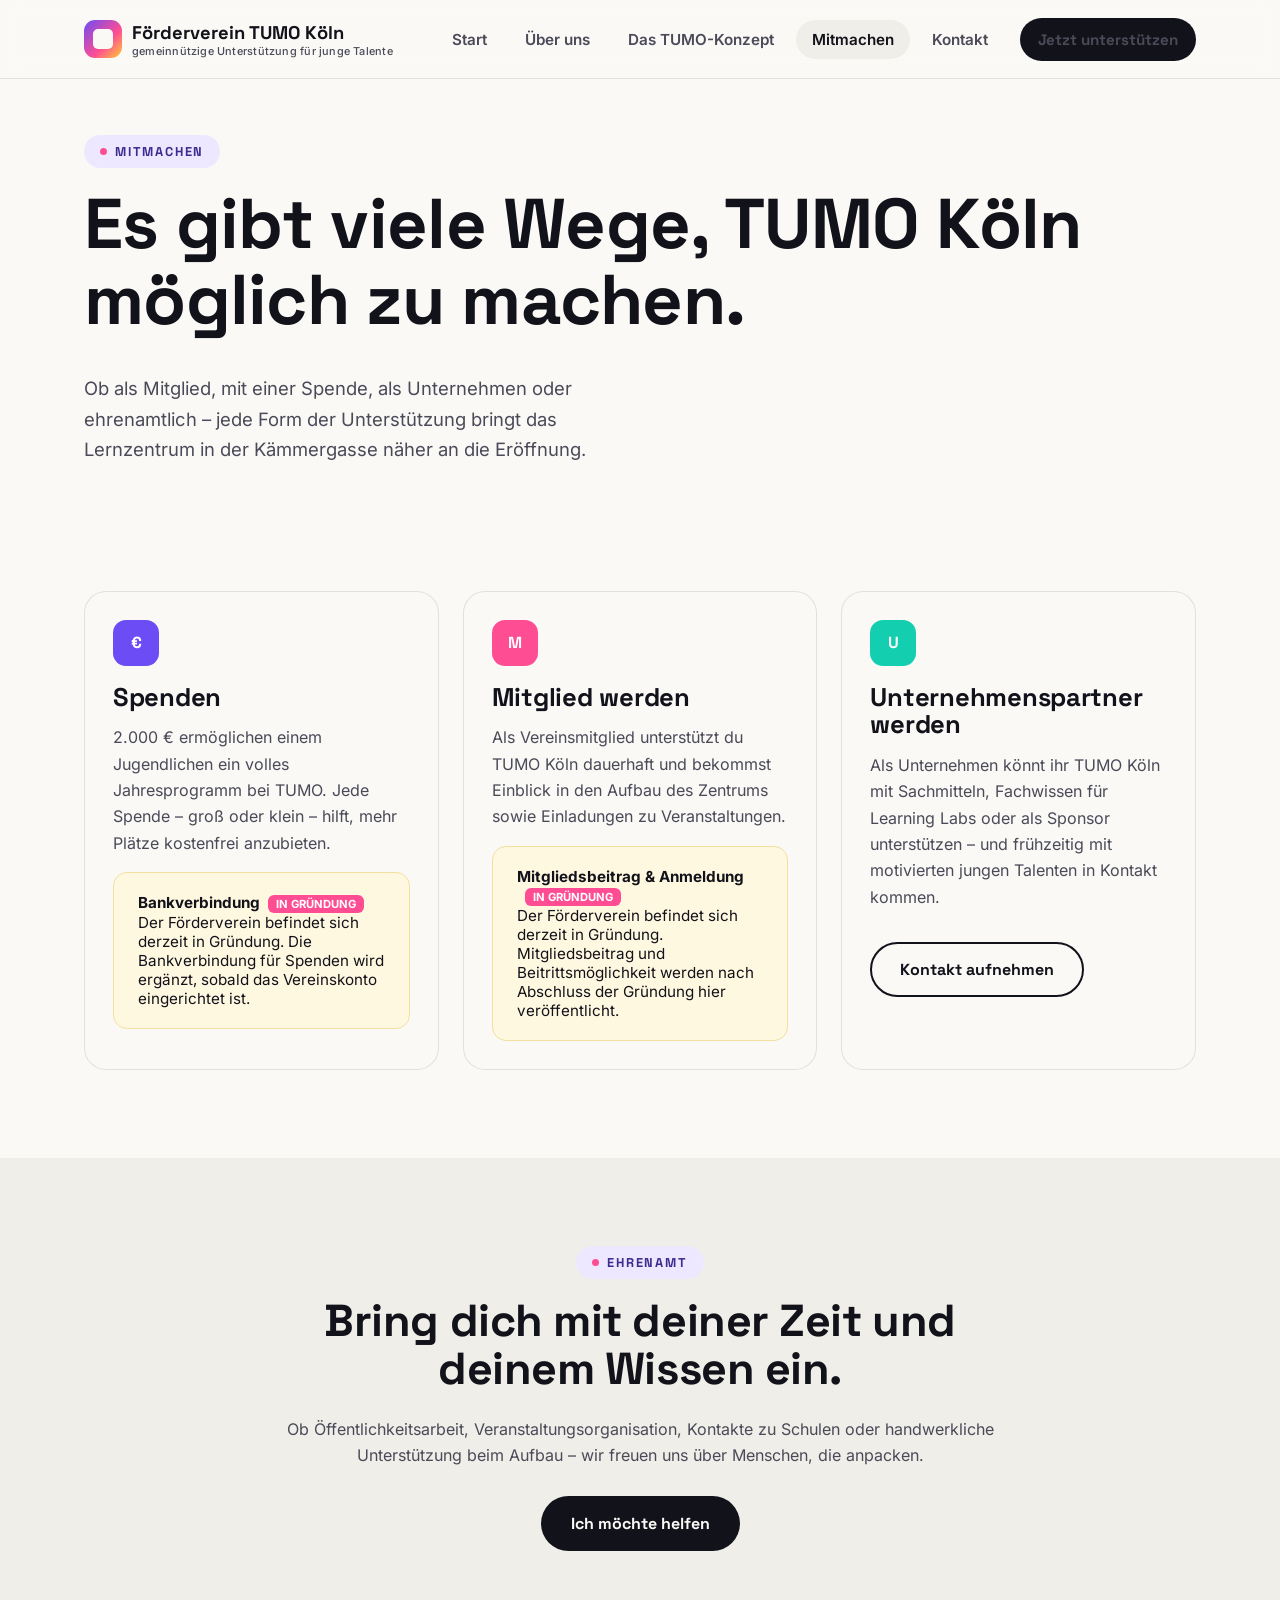
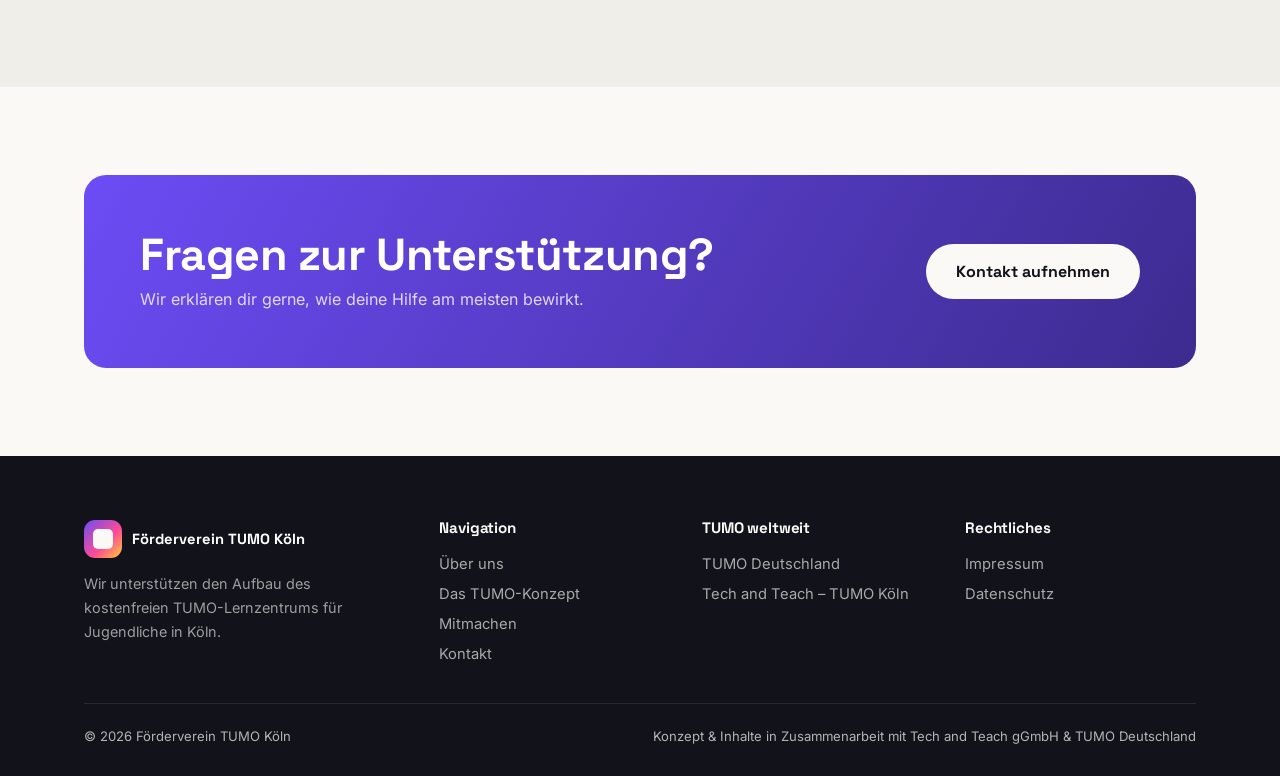
<file: mitmachen.html>
<!doctype html>
<html lang="de">
<head>
<meta charset="UTF-8">
<meta name="viewport" content="width=device-width, initial-scale=1">
<title>Mitmachen – Förderverein TUMO Köln</title>
<meta name="description" content="Werde Mitglied, spende oder werde Unternehmenspartner des Förderverein TUMO Köln und hilf, das kostenfreie Lernzentrum für Jugendliche aufzubauen.">
<link rel="stylesheet" href="css/style.css">
</head>
<body>

<header class="site-header">
  <div class="container">
    <a href="index.html" class="brand">
      <span class="brand-mark" aria-hidden="true"></span>
      <span>Förderverein TUMO Köln<small>gemeinnützige Unterstützung für junge Talente</small></span>
    </a>
    <nav class="main-nav" id="main-nav">
      <a href="index.html">Start</a>
      <a href="ueber-uns.html">Über uns</a>
      <a href="angebot.html">Das TUMO-Konzept</a>
      <a href="mitmachen.html" aria-current="page">Mitmachen</a>
      <a href="kontakt.html">Kontakt</a>
      <div class="nav-cta">
        <a href="mitmachen.html#spenden" class="btn btn-primary">Jetzt unterstützen</a>
      </div>
    </nav>
    <button class="nav-toggle" aria-label="Menü öffnen" aria-expanded="false">
      <span></span><span></span><span></span>
    </button>
  </div>
</header>

<main>

  <section class="page-hero">
    <div class="container">
      <span class="eyebrow">Mitmachen</span>
      <h1>Es gibt viele Wege, TUMO Köln möglich zu machen.</h1>
      <p class="hero-lead">Ob als Mitglied, mit einer Spende, als Unternehmen oder ehrenamtlich – jede Form
        der Unterstützung bringt das Lernzentrum in der Kämmergasse näher an die Eröffnung.</p>
    </div>
  </section>

  <section id="spenden">
    <div class="container">
      <div class="grid grid-3">
        <div class="card">
          <div class="icon swatch-1">€</div>
          <h3>Spenden</h3>
          <p>2.000 € ermöglichen einem Jugendlichen ein volles Jahresprogramm bei TUMO. Jede Spende – groß
            oder klein – hilft, mehr Plätze kostenfrei anzubieten.</p>
          <div class="callout" style="margin-top:16px;">
            <strong>Bankverbindung</strong><span class="todo-flag">In Gründung</span><br>
            Der Förderverein befindet sich derzeit in Gründung. Die Bankverbindung für Spenden wird
            ergänzt, sobald das Vereinskonto eingerichtet ist.
          </div>
        </div>
        <div class="card">
          <div class="icon swatch-2">M</div>
          <h3>Mitglied werden</h3>
          <p>Als Vereinsmitglied unterstützt du TUMO Köln dauerhaft und bekommst Einblick in den Aufbau des
            Zentrums sowie Einladungen zu Veranstaltungen.</p>
          <div class="callout" style="margin-top:16px;">
            <strong>Mitgliedsbeitrag &amp; Anmeldung</strong><span class="todo-flag">In Gründung</span><br>
            Der Förderverein befindet sich derzeit in Gründung. Mitgliedsbeitrag und Beitrittsmöglichkeit
            werden nach Abschluss der Gründung hier veröffentlicht.
          </div>
        </div>
        <div class="card">
          <div class="icon swatch-3">U</div>
          <h3>Unternehmenspartner werden</h3>
          <p>Als Unternehmen könnt ihr TUMO Köln mit Sachmitteln, Fachwissen für Learning Labs oder als
            Sponsor unterstützen – und frühzeitig mit motivierten jungen Talenten in Kontakt kommen.</p>
          <a href="kontakt.html" class="btn btn-secondary" style="margin-top:16px;">Kontakt aufnehmen</a>
        </div>
      </div>
    </div>
  </section>

  <section class="section-alt">
    <div class="container">
      <div class="section-head center">
        <span class="eyebrow">Ehrenamt</span>
        <h2>Bring dich mit deiner Zeit und deinem Wissen ein.</h2>
        <p>Ob Öffentlichkeitsarbeit, Veranstaltungsorganisation, Kontakte zu Schulen oder handwerkliche
          Unterstützung beim Aufbau – wir freuen uns über Menschen, die anpacken.</p>
        <a href="kontakt.html" class="btn btn-primary" style="margin-top:12px;">Ich möchte helfen</a>
      </div>
    </div>
  </section>

  <section>
    <div class="container">
      <div class="cta-banner">
        <div>
          <h2>Fragen zur Unterstützung?</h2>
          <p>Wir erklären dir gerne, wie deine Hilfe am meisten bewirkt.</p>
        </div>
        <a href="kontakt.html" class="btn btn-light">Kontakt aufnehmen</a>
      </div>
    </div>
  </section>

</main>

<footer class="site-footer">
  <div class="container">
    <div class="footer-grid">
      <div>
        <a href="index.html" class="brand" style="color:#fff;margin-bottom:14px;">
          <span class="brand-mark" aria-hidden="true"></span>
          <span>Förderverein TUMO Köln</span>
        </a>
        <p style="color:rgba(250,249,246,0.6);font-size:0.9rem;max-width:32ch;">
          Wir unterstützen den Aufbau des kostenfreien TUMO-Lernzentrums für Jugendliche in Köln.
        </p>
      </div>
      <div>
        <h4>Navigation</h4>
        <ul>
          <li><a href="ueber-uns.html">Über uns</a></li>
          <li><a href="angebot.html">Das TUMO-Konzept</a></li>
          <li><a href="mitmachen.html">Mitmachen</a></li>
          <li><a href="kontakt.html">Kontakt</a></li>
        </ul>
      </div>
      <div>
        <h4>TUMO weltweit</h4>
        <ul>
          <li><a href="https://tumo.de/" target="_blank" rel="noopener">TUMO Deutschland</a></li>
          <li><a href="https://www.techandteach.de/tumo-koeln" target="_blank" rel="noopener">Tech and Teach – TUMO Köln</a></li>
        </ul>
      </div>
      <div>
        <h4>Rechtliches</h4>
        <ul>
          <li><a href="impressum.html">Impressum</a></li>
          <li><a href="datenschutz.html">Datenschutz</a></li>
        </ul>
      </div>
    </div>
    <div class="footer-bottom">
      <span>© <span data-year></span> Förderverein TUMO Köln</span>
      <span>Konzept &amp; Inhalte in Zusammenarbeit mit Tech and Teach gGmbH &amp; TUMO Deutschland</span>
    </div>
  </div>
</footer>

<script src="js/main.js"></script>
</body>
</html>
</file>
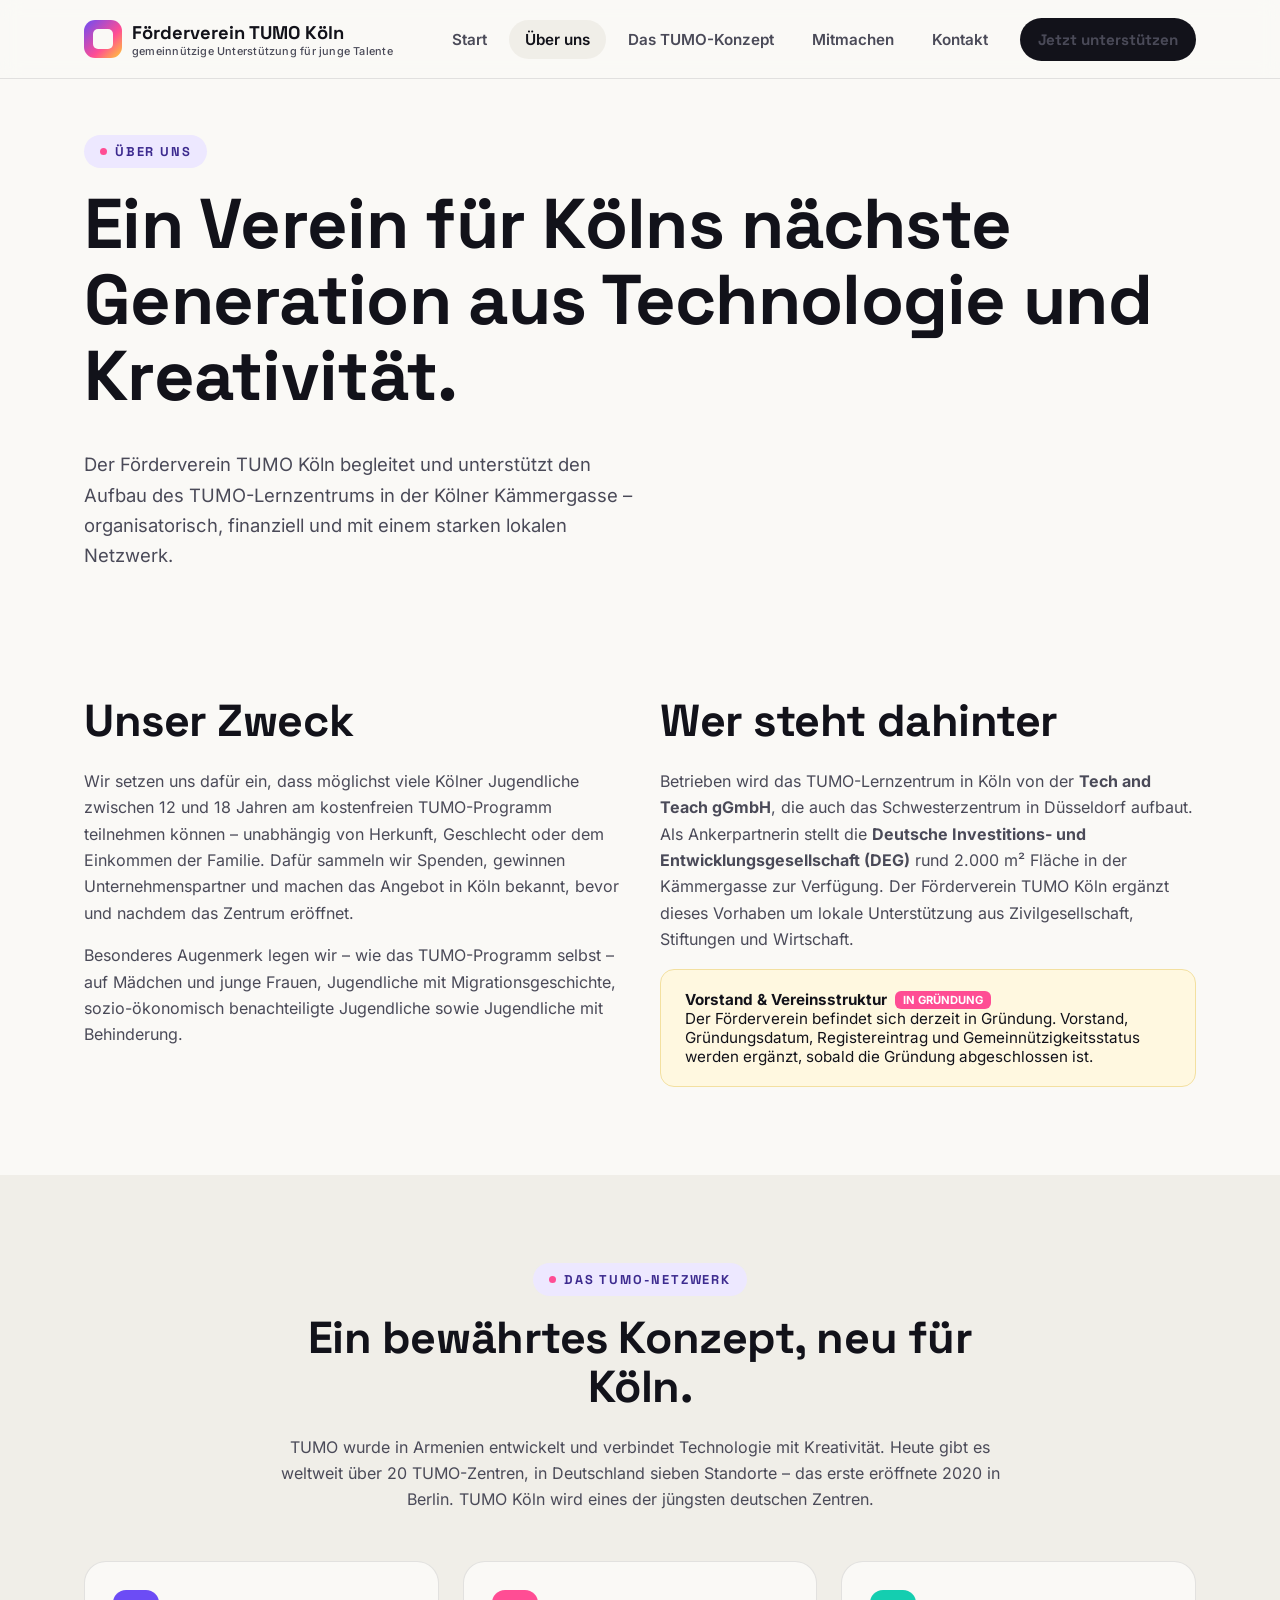
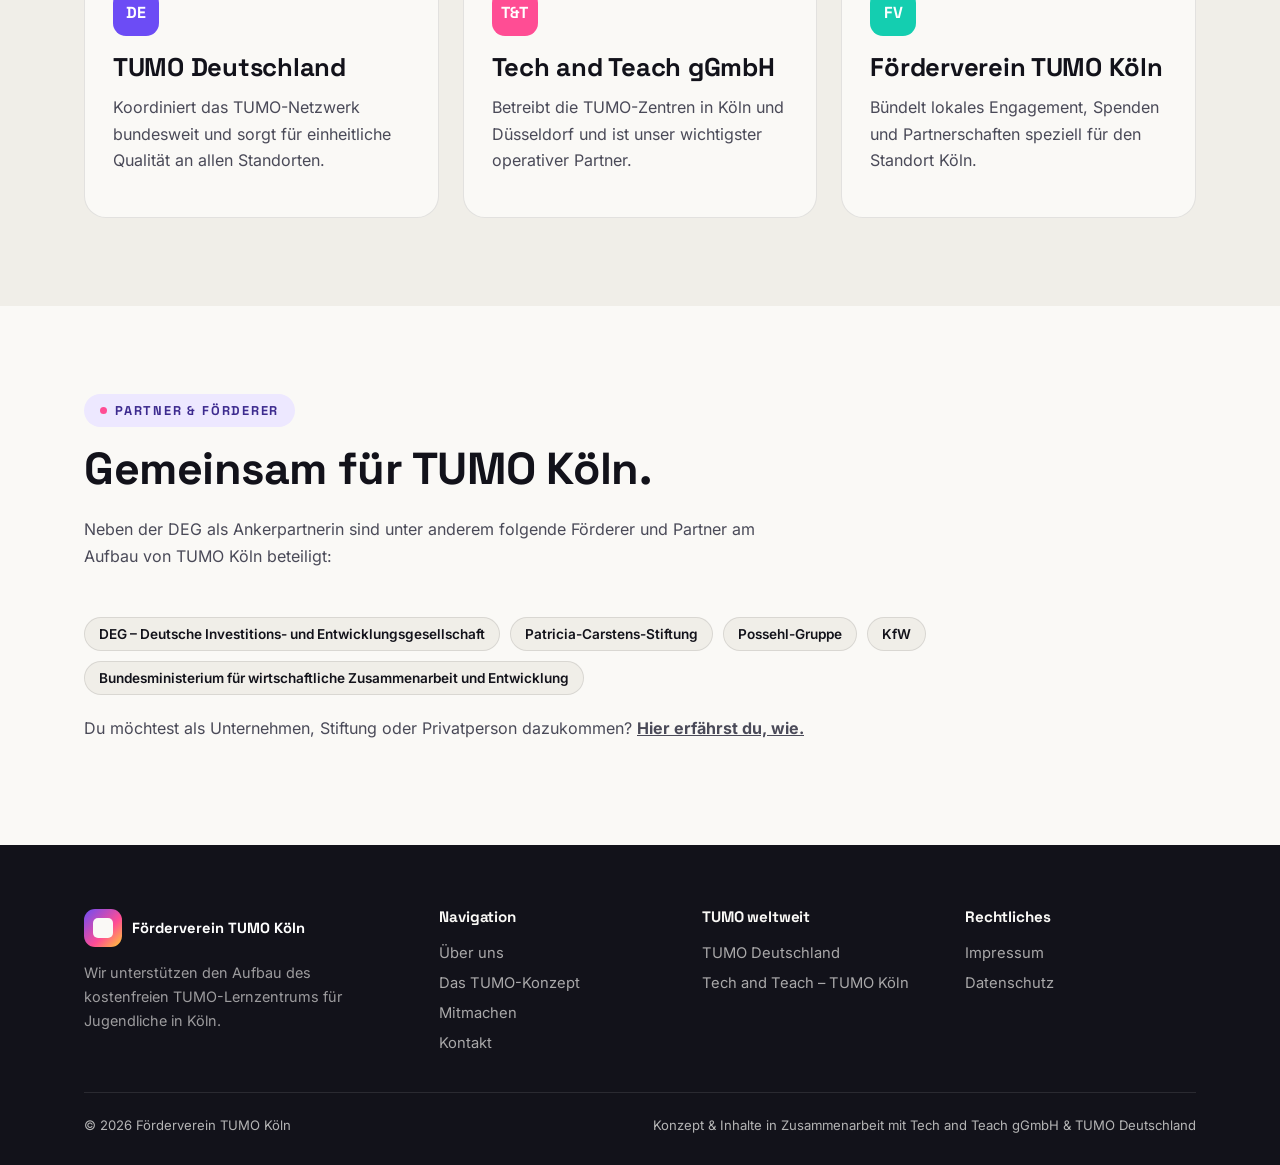
<file: ueber-uns.html>
<!doctype html>
<html lang="de">
<head>
<meta charset="UTF-8">
<meta name="viewport" content="width=device-width, initial-scale=1">
<title>Über uns – Förderverein TUMO Köln</title>
<meta name="description" content="Der Förderverein TUMO Köln: Zweck, Rolle im TUMO-Netzwerk und die Partner hinter dem Kölner Lernzentrum.">
<link rel="stylesheet" href="css/style.css">
</head>
<body>

<header class="site-header">
  <div class="container">
    <a href="index.html" class="brand">
      <span class="brand-mark" aria-hidden="true"></span>
      <span>Förderverein TUMO Köln<small>gemeinnützige Unterstützung für junge Talente</small></span>
    </a>
    <nav class="main-nav" id="main-nav">
      <a href="index.html">Start</a>
      <a href="ueber-uns.html" aria-current="page">Über uns</a>
      <a href="angebot.html">Das TUMO-Konzept</a>
      <a href="mitmachen.html">Mitmachen</a>
      <a href="kontakt.html">Kontakt</a>
      <div class="nav-cta">
        <a href="mitmachen.html#spenden" class="btn btn-primary">Jetzt unterstützen</a>
      </div>
    </nav>
    <button class="nav-toggle" aria-label="Menü öffnen" aria-expanded="false">
      <span></span><span></span><span></span>
    </button>
  </div>
</header>

<main>

  <section class="page-hero">
    <div class="container">
      <span class="eyebrow">Über uns</span>
      <h1>Ein Verein für Kölns nächste Generation aus Technologie und Kreativität.</h1>
      <p class="hero-lead">Der Förderverein TUMO Köln begleitet und unterstützt den Aufbau des TUMO-Lernzentrums
        in der Kölner Kämmergasse – organisatorisch, finanziell und mit einem starken lokalen Netzwerk.</p>
    </div>
  </section>

  <section>
    <div class="container two-col">
      <div>
        <h2>Unser Zweck</h2>
        <p>Wir setzen uns dafür ein, dass möglichst viele Kölner Jugendliche zwischen 12 und 18 Jahren am
          kostenfreien TUMO-Programm teilnehmen können – unabhängig von Herkunft, Geschlecht oder dem
          Einkommen der Familie. Dafür sammeln wir Spenden, gewinnen Unternehmenspartner und machen das
          Angebot in Köln bekannt, bevor und nachdem das Zentrum eröffnet.</p>
        <p>Besonderes Augenmerk legen wir – wie das TUMO-Programm selbst – auf Mädchen und junge Frauen,
          Jugendliche mit Migrationsgeschichte, sozio-ökonomisch benachteiligte Jugendliche sowie Jugendliche
          mit Behinderung.</p>
      </div>
      <div>
        <h2>Wer steht dahinter</h2>
        <p>Betrieben wird das TUMO-Lernzentrum in Köln von der <strong>Tech and Teach gGmbH</strong>, die auch
          das Schwesterzentrum in Düsseldorf aufbaut. Als Ankerpartnerin stellt die
          <strong>Deutsche Investitions- und Entwicklungsgesellschaft (DEG)</strong> rund 2.000 m² Fläche in
          der Kämmergasse zur Verfügung. Der Förderverein TUMO Köln ergänzt dieses Vorhaben um lokale
          Unterstützung aus Zivilgesellschaft, Stiftungen und Wirtschaft.</p>
        <div class="callout">
          <strong>Vorstand &amp; Vereinsstruktur</strong><span class="todo-flag">In Gründung</span><br>
          Der Förderverein befindet sich derzeit in Gründung. Vorstand, Gründungsdatum, Registereintrag
          und Gemeinnützigkeitsstatus werden ergänzt, sobald die Gründung abgeschlossen ist.
        </div>
      </div>
    </div>
  </section>

  <section class="section-alt">
    <div class="container">
      <div class="section-head center">
        <span class="eyebrow">Das TUMO-Netzwerk</span>
        <h2>Ein bewährtes Konzept, neu für Köln.</h2>
        <p>TUMO wurde in Armenien entwickelt und verbindet Technologie mit Kreativität. Heute gibt es
          weltweit über 20 TUMO-Zentren, in Deutschland sieben Standorte – das erste eröffnete 2020 in
          Berlin. TUMO Köln wird eines der jüngsten deutschen Zentren.</p>
      </div>
      <div class="grid grid-3">
        <div class="card">
          <div class="icon swatch-1">DE</div>
          <h3>TUMO Deutschland</h3>
          <p>Koordiniert das TUMO-Netzwerk bundesweit und sorgt für einheitliche Qualität an allen Standorten.</p>
        </div>
        <div class="card">
          <div class="icon swatch-2">T&amp;T</div>
          <h3>Tech and Teach gGmbH</h3>
          <p>Betreibt die TUMO-Zentren in Köln und Düsseldorf und ist unser wichtigster operativer Partner.</p>
        </div>
        <div class="card">
          <div class="icon swatch-3">FV</div>
          <h3>Förderverein TUMO Köln</h3>
          <p>Bündelt lokales Engagement, Spenden und Partnerschaften speziell für den Standort Köln.</p>
        </div>
      </div>
    </div>
  </section>

  <section>
    <div class="container">
      <div class="section-head">
        <span class="eyebrow">Partner &amp; Förderer</span>
        <h2>Gemeinsam für TUMO Köln.</h2>
        <p>Neben der DEG als Ankerpartnerin sind unter anderem folgende Förderer und Partner am Aufbau von
          TUMO Köln beteiligt:</p>
      </div>
      <div class="tag-list">
        <span class="tag-pill">DEG – Deutsche Investitions- und Entwicklungsgesellschaft</span>
        <span class="tag-pill">Patricia-Carstens-Stiftung</span>
        <span class="tag-pill">Possehl-Gruppe</span>
        <span class="tag-pill">KfW</span>
        <span class="tag-pill">Bundesministerium für wirtschaftliche Zusammenarbeit und Entwicklung</span>
      </div>
      <p style="margin-top:20px;">Du möchtest als Unternehmen, Stiftung oder Privatperson dazukommen?
        <a href="mitmachen.html"><strong>Hier erfährst du, wie.</strong></a></p>
    </div>
  </section>

</main>

<footer class="site-footer">
  <div class="container">
    <div class="footer-grid">
      <div>
        <a href="index.html" class="brand" style="color:#fff;margin-bottom:14px;">
          <span class="brand-mark" aria-hidden="true"></span>
          <span>Förderverein TUMO Köln</span>
        </a>
        <p style="color:rgba(250,249,246,0.6);font-size:0.9rem;max-width:32ch;">
          Wir unterstützen den Aufbau des kostenfreien TUMO-Lernzentrums für Jugendliche in Köln.
        </p>
      </div>
      <div>
        <h4>Navigation</h4>
        <ul>
          <li><a href="ueber-uns.html">Über uns</a></li>
          <li><a href="angebot.html">Das TUMO-Konzept</a></li>
          <li><a href="mitmachen.html">Mitmachen</a></li>
          <li><a href="kontakt.html">Kontakt</a></li>
        </ul>
      </div>
      <div>
        <h4>TUMO weltweit</h4>
        <ul>
          <li><a href="https://tumo.de/" target="_blank" rel="noopener">TUMO Deutschland</a></li>
          <li><a href="https://www.techandteach.de/tumo-koeln" target="_blank" rel="noopener">Tech and Teach – TUMO Köln</a></li>
        </ul>
      </div>
      <div>
        <h4>Rechtliches</h4>
        <ul>
          <li><a href="impressum.html">Impressum</a></li>
          <li><a href="datenschutz.html">Datenschutz</a></li>
        </ul>
      </div>
    </div>
    <div class="footer-bottom">
      <span>© <span data-year></span> Förderverein TUMO Köln</span>
      <span>Konzept &amp; Inhalte in Zusammenarbeit mit Tech and Teach gGmbH &amp; TUMO Deutschland</span>
    </div>
  </div>
</footer>

<script src="js/main.js"></script>
</body>
</html>
</file>
<file: css/style.css>
/* =========================================================
   Förderverein TUMO Köln – Design System
   ========================================================= */

/* Schriften lokal eingebunden (keine Verbindung zu Google-Servern) */

@font-face {
  font-family: "Inter";
  font-style: normal;
  font-weight: 400;
  font-display: swap;
  src: url("../assets/fonts/inter-latin-ext-400.woff2") format("woff2");
  unicode-range: U+0100-02BA, U+02BD-02C5, U+02C7-02CC, U+02CE-02D7, U+02DD-02FF, U+0304, U+0308, U+0329, U+1D00-1DBF, U+1E00-1E9F, U+1EF2-1EFF, U+2020, U+20A0-20AB, U+20AD-20C0, U+2113, U+2C60-2C7F, U+A720-A7FF;
}

@font-face {
  font-family: "Inter";
  font-style: normal;
  font-weight: 400;
  font-display: swap;
  src: url("../assets/fonts/inter-latin-400.woff2") format("woff2");
  unicode-range: U+0000-00FF, U+0131, U+0152-0153, U+02BB-02BC, U+02C6, U+02DA, U+02DC, U+0304, U+0308, U+0329, U+2000-206F, U+20AC, U+2122, U+2191, U+2193, U+2212, U+2215, U+FEFF, U+FFFD;
}

@font-face {
  font-family: "Inter";
  font-style: normal;
  font-weight: 500;
  font-display: swap;
  src: url("../assets/fonts/inter-latin-ext-500.woff2") format("woff2");
  unicode-range: U+0100-02BA, U+02BD-02C5, U+02C7-02CC, U+02CE-02D7, U+02DD-02FF, U+0304, U+0308, U+0329, U+1D00-1DBF, U+1E00-1E9F, U+1EF2-1EFF, U+2020, U+20A0-20AB, U+20AD-20C0, U+2113, U+2C60-2C7F, U+A720-A7FF;
}

@font-face {
  font-family: "Inter";
  font-style: normal;
  font-weight: 500;
  font-display: swap;
  src: url("../assets/fonts/inter-latin-500.woff2") format("woff2");
  unicode-range: U+0000-00FF, U+0131, U+0152-0153, U+02BB-02BC, U+02C6, U+02DA, U+02DC, U+0304, U+0308, U+0329, U+2000-206F, U+20AC, U+2122, U+2191, U+2193, U+2212, U+2215, U+FEFF, U+FFFD;
}

@font-face {
  font-family: "Inter";
  font-style: normal;
  font-weight: 600;
  font-display: swap;
  src: url("../assets/fonts/inter-latin-ext-600.woff2") format("woff2");
  unicode-range: U+0100-02BA, U+02BD-02C5, U+02C7-02CC, U+02CE-02D7, U+02DD-02FF, U+0304, U+0308, U+0329, U+1D00-1DBF, U+1E00-1E9F, U+1EF2-1EFF, U+2020, U+20A0-20AB, U+20AD-20C0, U+2113, U+2C60-2C7F, U+A720-A7FF;
}

@font-face {
  font-family: "Inter";
  font-style: normal;
  font-weight: 600;
  font-display: swap;
  src: url("../assets/fonts/inter-latin-600.woff2") format("woff2");
  unicode-range: U+0000-00FF, U+0131, U+0152-0153, U+02BB-02BC, U+02C6, U+02DA, U+02DC, U+0304, U+0308, U+0329, U+2000-206F, U+20AC, U+2122, U+2191, U+2193, U+2212, U+2215, U+FEFF, U+FFFD;
}

@font-face {
  font-family: "Inter";
  font-style: normal;
  font-weight: 700;
  font-display: swap;
  src: url("../assets/fonts/inter-latin-ext-700.woff2") format("woff2");
  unicode-range: U+0100-02BA, U+02BD-02C5, U+02C7-02CC, U+02CE-02D7, U+02DD-02FF, U+0304, U+0308, U+0329, U+1D00-1DBF, U+1E00-1E9F, U+1EF2-1EFF, U+2020, U+20A0-20AB, U+20AD-20C0, U+2113, U+2C60-2C7F, U+A720-A7FF;
}

@font-face {
  font-family: "Inter";
  font-style: normal;
  font-weight: 700;
  font-display: swap;
  src: url("../assets/fonts/inter-latin-700.woff2") format("woff2");
  unicode-range: U+0000-00FF, U+0131, U+0152-0153, U+02BB-02BC, U+02C6, U+02DA, U+02DC, U+0304, U+0308, U+0329, U+2000-206F, U+20AC, U+2122, U+2191, U+2193, U+2212, U+2215, U+FEFF, U+FFFD;
}

@font-face {
  font-family: "Space Grotesk";
  font-style: normal;
  font-weight: 500;
  font-display: swap;
  src: url("../assets/fonts/space-grotesk-latin-ext-500.woff2") format("woff2");
  unicode-range: U+0100-02BA, U+02BD-02C5, U+02C7-02CC, U+02CE-02D7, U+02DD-02FF, U+0304, U+0308, U+0329, U+1D00-1DBF, U+1E00-1E9F, U+1EF2-1EFF, U+2020, U+20A0-20AB, U+20AD-20C0, U+2113, U+2C60-2C7F, U+A720-A7FF;
}

@font-face {
  font-family: "Space Grotesk";
  font-style: normal;
  font-weight: 500;
  font-display: swap;
  src: url("../assets/fonts/space-grotesk-latin-500.woff2") format("woff2");
  unicode-range: U+0000-00FF, U+0131, U+0152-0153, U+02BB-02BC, U+02C6, U+02DA, U+02DC, U+0304, U+0308, U+0329, U+2000-206F, U+20AC, U+2122, U+2191, U+2193, U+2212, U+2215, U+FEFF, U+FFFD;
}

@font-face {
  font-family: "Space Grotesk";
  font-style: normal;
  font-weight: 700;
  font-display: swap;
  src: url("../assets/fonts/space-grotesk-latin-ext-700.woff2") format("woff2");
  unicode-range: U+0100-02BA, U+02BD-02C5, U+02C7-02CC, U+02CE-02D7, U+02DD-02FF, U+0304, U+0308, U+0329, U+1D00-1DBF, U+1E00-1E9F, U+1EF2-1EFF, U+2020, U+20A0-20AB, U+20AD-20C0, U+2113, U+2C60-2C7F, U+A720-A7FF;
}

@font-face {
  font-family: "Space Grotesk";
  font-style: normal;
  font-weight: 700;
  font-display: swap;
  src: url("../assets/fonts/space-grotesk-latin-700.woff2") format("woff2");
  unicode-range: U+0000-00FF, U+0131, U+0152-0153, U+02BB-02BC, U+02C6, U+02DA, U+02DC, U+0304, U+0308, U+0329, U+2000-206F, U+20AC, U+2122, U+2191, U+2193, U+2212, U+2215, U+FEFF, U+FFFD;
}

:root {
  --ink: #12121a;
  --ink-soft: #4a4a58;
  --paper: #faf9f6;
  --paper-alt: #f0eee8;
  --purple: #6c4cf5;
  --purple-deep: #3d2b8f;
  --pink: #ff4d94;
  --yellow: #ffcc33;
  --teal: #14ceb0;
  --line: rgba(18, 18, 26, 0.1);
  --radius: 22px;
  --radius-sm: 14px;
  --shadow: 0 18px 40px -18px rgba(18, 18, 26, 0.35);
  --container: 1160px;
  --ff-display: "Space Grotesk", "Segoe UI", sans-serif;
  --ff-body: "Inter", "Segoe UI", sans-serif;
}

* {
  box-sizing: border-box;
}

html {
  scroll-behavior: smooth;
}

body {
  margin: 0;
  font-family: var(--ff-body);
  color: var(--ink);
  background: var(--paper);
  -webkit-font-smoothing: antialiased;
  overflow-x: hidden;
}

img {
  max-width: 100%;
  display: block;
}

a {
  color: inherit;
}

h1, h2, h3, h4 {
  font-family: var(--ff-display);
  line-height: 1.08;
  margin: 0 0 0.5em;
  letter-spacing: -0.01em;
}

h1 { font-size: clamp(2.4rem, 5.5vw, 4.4rem); }
h2 { font-size: clamp(1.9rem, 3.6vw, 2.8rem); }
h3 { font-size: clamp(1.25rem, 2vw, 1.6rem); }

p {
  line-height: 1.65;
  color: var(--ink-soft);
  margin: 0 0 1em;
}

.container {
  max-width: var(--container);
  margin: 0 auto;
  padding: 0 24px;
}

.eyebrow {
  display: inline-flex;
  align-items: center;
  gap: 8px;
  font-family: var(--ff-display);
  font-size: 0.8rem;
  font-weight: 600;
  text-transform: uppercase;
  letter-spacing: 0.14em;
  color: var(--purple-deep);
  background: #ede8ff;
  padding: 8px 16px;
  border-radius: 999px;
  margin-bottom: 18px;
}

.eyebrow::before {
  content: "";
  width: 7px;
  height: 7px;
  border-radius: 50%;
  background: var(--pink);
}

/* ---------- Buttons ---------- */

.btn {
  display: inline-flex;
  align-items: center;
  justify-content: center;
  gap: 8px;
  font-family: var(--ff-display);
  font-weight: 600;
  font-size: 1rem;
  padding: 15px 28px;
  border-radius: 999px;
  text-decoration: none;
  border: 2px solid transparent;
  cursor: pointer;
  transition: transform 0.18s ease, box-shadow 0.18s ease, background 0.18s ease, color 0.18s ease;
}

.btn-primary {
  background: var(--ink);
  color: var(--paper);
}
.btn-primary:hover {
  transform: translateY(-2px);
  box-shadow: var(--shadow);
  background: var(--purple);
}

.btn-secondary {
  background: transparent;
  color: var(--ink);
  border-color: var(--ink);
}
.btn-secondary:hover {
  transform: translateY(-2px);
  background: var(--ink);
  color: var(--paper);
}

.btn-light {
  background: var(--paper);
  color: var(--ink);
}
.btn-light:hover {
  transform: translateY(-2px);
  background: var(--yellow);
}

/* ---------- Header ---------- */

.site-header {
  position: sticky;
  top: 0;
  z-index: 100;
  border-bottom: 1px solid var(--line);
}

/* Blur lives on a pseudo-element rather than .site-header itself: a
   backdrop-filter on an ancestor turns it into the containing block for
   position:fixed descendants, which would break the fixed mobile nav
   below (it would size itself against this 78px bar instead of the
   viewport and collapse to an invisible sliver). */
.site-header::before {
  content: "";
  position: absolute;
  inset: 0;
  z-index: -1;
  background: rgba(250, 249, 246, 0.85);
  backdrop-filter: blur(10px);
}

.site-header .container {
  display: flex;
  align-items: center;
  justify-content: space-between;
  height: 78px;
}

.brand {
  display: flex;
  align-items: center;
  gap: 10px;
  text-decoration: none;
  font-family: var(--ff-display);
  font-weight: 700;
  font-size: 1.15rem;
  color: var(--ink);
}

.brand-mark {
  width: 38px;
  height: 38px;
  border-radius: 11px;
  background: linear-gradient(135deg, var(--purple), var(--pink) 60%, var(--yellow));
  position: relative;
  flex-shrink: 0;
}
.brand-mark::after {
  content: "";
  position: absolute;
  inset: 9px;
  border-radius: 5px;
  background: var(--paper);
}

.brand small {
  display: block;
  font-family: var(--ff-body);
  font-weight: 500;
  font-size: 0.68rem;
  color: var(--ink-soft);
  letter-spacing: 0.02em;
}

.main-nav {
  display: flex;
  align-items: center;
  gap: 6px;
}

.main-nav a {
  text-decoration: none;
  font-weight: 600;
  font-size: 0.95rem;
  color: var(--ink-soft);
  padding: 10px 16px;
  border-radius: 999px;
  transition: background 0.15s ease, color 0.15s ease;
}

.main-nav a:hover,
.main-nav a[aria-current="page"] {
  background: var(--paper-alt);
  color: var(--ink);
}

.nav-cta {
  margin-left: 10px;
}

.nav-toggle {
  display: none;
  background: none;
  border: none;
  cursor: pointer;
  padding: 8px;
}

.nav-toggle span {
  display: block;
  width: 24px;
  height: 2px;
  background: var(--ink);
  margin: 5px 0;
  transition: transform 0.2s ease, opacity 0.2s ease;
}

@media (max-width: 900px) {
  .nav-toggle {
    display: block;
  }
  .main-nav {
    position: fixed;
    inset: 78px 0 0 0;
    background: var(--paper);
    flex-direction: column;
    align-items: stretch;
    padding: 20px 24px 40px;
    gap: 4px;
    transform: translateY(-8px);
    opacity: 0;
    pointer-events: none;
    transition: opacity 0.2s ease, transform 0.2s ease;
  }
  .main-nav.is-open {
    opacity: 1;
    transform: translateY(0);
    pointer-events: auto;
    box-shadow: var(--shadow);
  }
  .main-nav a {
    padding: 14px 12px;
    font-size: 1.1rem;
    border-bottom: 1px solid var(--line);
    border-radius: 0;
  }
  .nav-cta {
    margin: 14px 0 0;
  }
  .nav-cta .btn {
    width: 100%;
  }
}

/* ---------- Hero ---------- */

.hero {
  position: relative;
  padding: 76px 0 100px;
  overflow: hidden;
}

.hero-blob {
  position: absolute;
  border-radius: 50%;
  filter: blur(50px);
  opacity: 0.55;
  z-index: 0;
}
.hero-blob.b1 { width: 420px; height: 420px; background: var(--purple); top: -180px; right: -120px; }
.hero-blob.b2 { width: 320px; height: 320px; background: var(--yellow); bottom: -140px; left: -100px; opacity: 0.4; }
.hero-blob.b3 { width: 260px; height: 260px; background: var(--teal); top: 220px; right: 10%; opacity: 0.3; }

.hero-inner {
  position: relative;
  z-index: 1;
  display: grid;
  grid-template-columns: 1.1fr 0.9fr;
  gap: 48px;
  align-items: center;
}

@media (max-width: 900px) {
  .hero-inner {
    grid-template-columns: 1fr;
  }
}

.hero h1 span {
  background: linear-gradient(100deg, var(--purple), var(--pink));
  -webkit-background-clip: text;
  background-clip: text;
  color: transparent;
}

.hero-lead {
  font-size: 1.15rem;
  max-width: 46ch;
}

.hero-actions {
  display: flex;
  flex-wrap: wrap;
  gap: 14px;
  margin-top: 28px;
}

.hero-stats {
  display: flex;
  gap: 28px;
  margin-top: 44px;
  flex-wrap: wrap;
}

.hero-stat strong {
  display: block;
  font-family: var(--ff-display);
  font-size: 1.8rem;
}

.hero-stat span {
  font-size: 0.85rem;
  color: var(--ink-soft);
}

.hero-card {
  background: var(--ink);
  color: var(--paper);
  border-radius: var(--radius);
  padding: 32px;
  box-shadow: var(--shadow);
  position: relative;
}

.hero-card .tag {
  display: inline-block;
  font-size: 0.75rem;
  font-weight: 700;
  text-transform: uppercase;
  letter-spacing: 0.1em;
  background: var(--pink);
  padding: 5px 12px;
  border-radius: 999px;
  margin-bottom: 16px;
}

.hero-card ul {
  list-style: none;
  margin: 20px 0 0;
  padding: 0;
  display: grid;
  gap: 12px;
}

.hero-card li {
  display: flex;
  align-items: center;
  gap: 12px;
  font-weight: 500;
  font-size: 0.95rem;
  padding: 10px 12px;
  background: rgba(255,255,255,0.06);
  border-radius: var(--radius-sm);
}

.hero-card li em {
  font-style: normal;
  width: 30px;
  height: 30px;
  border-radius: 9px;
  display: flex;
  align-items: center;
  justify-content: center;
  font-family: var(--ff-display);
  font-weight: 700;
  flex-shrink: 0;
}

/* ---------- Sections ---------- */

section {
  padding: 88px 0;
}

.section-alt {
  background: var(--paper-alt);
}

.section-dark {
  background: var(--ink);
  color: var(--paper);
}
.section-dark p { color: rgba(250,249,246,0.72); }
.section-dark .eyebrow { background: rgba(255,255,255,0.1); color: var(--paper); }

.section-head {
  max-width: 720px;
  margin: 0 0 48px;
}

.section-head.center {
  margin-left: auto;
  margin-right: auto;
  text-align: center;
}

/* ---------- Grids & Cards ---------- */

.grid {
  display: grid;
  gap: 24px;
}

.grid-3 { grid-template-columns: repeat(3, 1fr); }
.grid-2 { grid-template-columns: repeat(2, 1fr); }
.grid-4 { grid-template-columns: repeat(4, 1fr); }

@media (max-width: 900px) {
  .grid-3, .grid-4 { grid-template-columns: repeat(2, 1fr); }
}
@media (max-width: 620px) {
  .grid-3, .grid-4, .grid-2 { grid-template-columns: 1fr; }
}

.card {
  background: var(--paper);
  border-radius: var(--radius);
  padding: 28px;
  border: 1px solid var(--line);
  transition: transform 0.2s ease, box-shadow 0.2s ease;
}

.card:hover {
  transform: translateY(-4px);
  box-shadow: var(--shadow);
}

.card .icon {
  width: 46px;
  height: 46px;
  border-radius: 13px;
  display: flex;
  align-items: center;
  justify-content: center;
  font-family: var(--ff-display);
  font-weight: 700;
  color: #fff;
  margin-bottom: 18px;
}

.swatch-1 { background: var(--purple); }
.swatch-2 { background: var(--pink); }
.swatch-3 { background: var(--teal); }
.swatch-4 { background: #ff9d33; }

.field-card {
  background: var(--paper);
  border: 1px solid var(--line);
  border-radius: var(--radius-sm);
  padding: 20px;
  display: flex;
  align-items: center;
  gap: 14px;
  font-weight: 600;
  font-family: var(--ff-display);
}

.field-card .dot {
  width: 12px;
  height: 12px;
  border-radius: 50%;
  flex-shrink: 0;
}

/* ---------- Timeline ---------- */

.timeline {
  position: relative;
  margin-top: 40px;
  padding-left: 28px;
  border-left: 2px solid var(--line);
  display: grid;
  gap: 36px;
}

.timeline-item {
  position: relative;
}

.timeline-item::before {
  content: "";
  position: absolute;
  left: -35px;
  top: 4px;
  width: 14px;
  height: 14px;
  border-radius: 50%;
  background: var(--purple);
  border: 3px solid var(--paper);
  box-shadow: 0 0 0 2px var(--purple);
}

.timeline-item .when {
  font-family: var(--ff-display);
  font-weight: 700;
  color: var(--purple-deep);
  font-size: 0.9rem;
  text-transform: uppercase;
  letter-spacing: 0.06em;
  margin-bottom: 6px;
  display: block;
}

/* ---------- CTA banner ---------- */

.cta-banner {
  background: linear-gradient(120deg, var(--purple), var(--purple-deep));
  color: #fff;
  border-radius: var(--radius);
  padding: 56px;
  display: flex;
  align-items: center;
  justify-content: space-between;
  gap: 32px;
  flex-wrap: wrap;
}

.cta-banner h2 {
  margin: 0 0 6px;
}

.cta-banner p {
  color: rgba(255,255,255,0.8);
  margin: 0;
}

/* ---------- Footer ---------- */

.site-footer {
  background: var(--ink);
  color: rgba(250,249,246,0.7);
  padding: 64px 0 32px;
}

.footer-grid {
  display: grid;
  grid-template-columns: 1.4fr 1fr 1fr 1fr;
  gap: 32px;
  padding-bottom: 40px;
  border-bottom: 1px solid rgba(255,255,255,0.1);
}

@media (max-width: 760px) {
  .footer-grid { grid-template-columns: 1fr 1fr; }
}

.footer-grid h4 {
  color: var(--paper);
  font-size: 0.95rem;
  margin-bottom: 16px;
}

.footer-grid ul {
  list-style: none;
  padding: 0;
  margin: 0;
  display: grid;
  gap: 10px;
}

.footer-grid a {
  text-decoration: none;
  color: rgba(250,249,246,0.65);
  font-size: 0.92rem;
}
.footer-grid a:hover { color: #fff; }

.footer-bottom {
  display: flex;
  justify-content: space-between;
  align-items: center;
  flex-wrap: wrap;
  gap: 12px;
  padding-top: 24px;
  font-size: 0.82rem;
}

/* ---------- Utility ---------- */

.text-center { text-align: center; }
.mt-0 { margin-top: 0; }

.tag-list {
  display: flex;
  flex-wrap: wrap;
  gap: 10px;
  margin-top: 18px;
}

.tag-pill {
  background: var(--paper-alt);
  border: 1px solid var(--line);
  padding: 8px 14px;
  border-radius: 999px;
  font-size: 0.85rem;
  font-weight: 600;
}

.callout {
  background: #fff8e0;
  border: 1px solid #f3e0a0;
  border-radius: var(--radius-sm);
  padding: 20px 24px;
  font-size: 0.95rem;
}
.callout strong { color: var(--ink); }

.page-hero {
  padding: 56px 0 20px;
}

.two-col {
  display: grid;
  grid-template-columns: 1fr 1fr;
  gap: 40px;
  align-items: start;
}
@media (max-width: 820px) {
  .two-col { grid-template-columns: 1fr; }
}

table.legal {
  width: 100%;
  border-collapse: collapse;
  margin: 20px 0;
}
table.legal td {
  padding: 10px 0;
  border-bottom: 1px solid var(--line);
  vertical-align: top;
}
table.legal td:first-child {
  font-weight: 600;
  width: 220px;
  color: var(--ink);
}

.todo-flag {
  display: inline-block;
  background: var(--pink);
  color: #fff;
  font-size: 0.7rem;
  font-weight: 700;
  padding: 2px 8px;
  border-radius: 6px;
  margin-left: 8px;
  vertical-align: middle;
  text-transform: uppercase;
}
</file>
